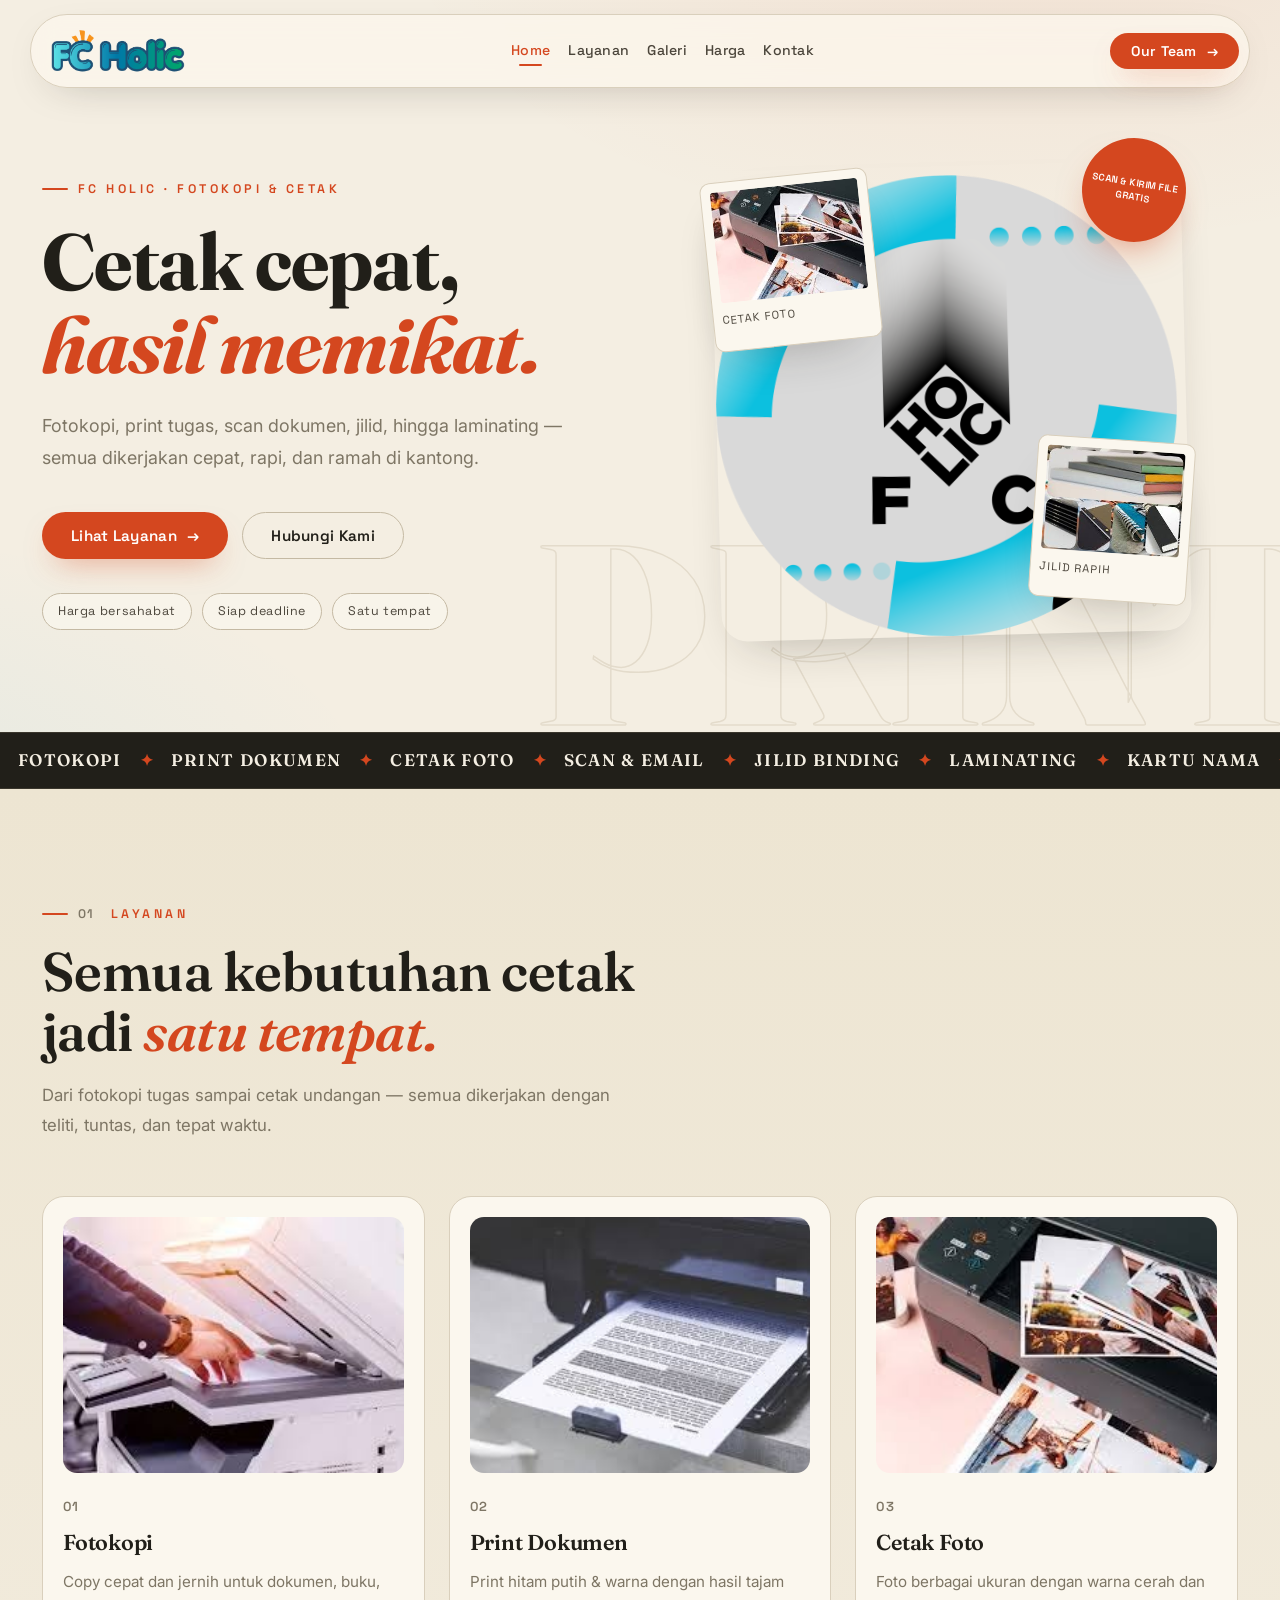
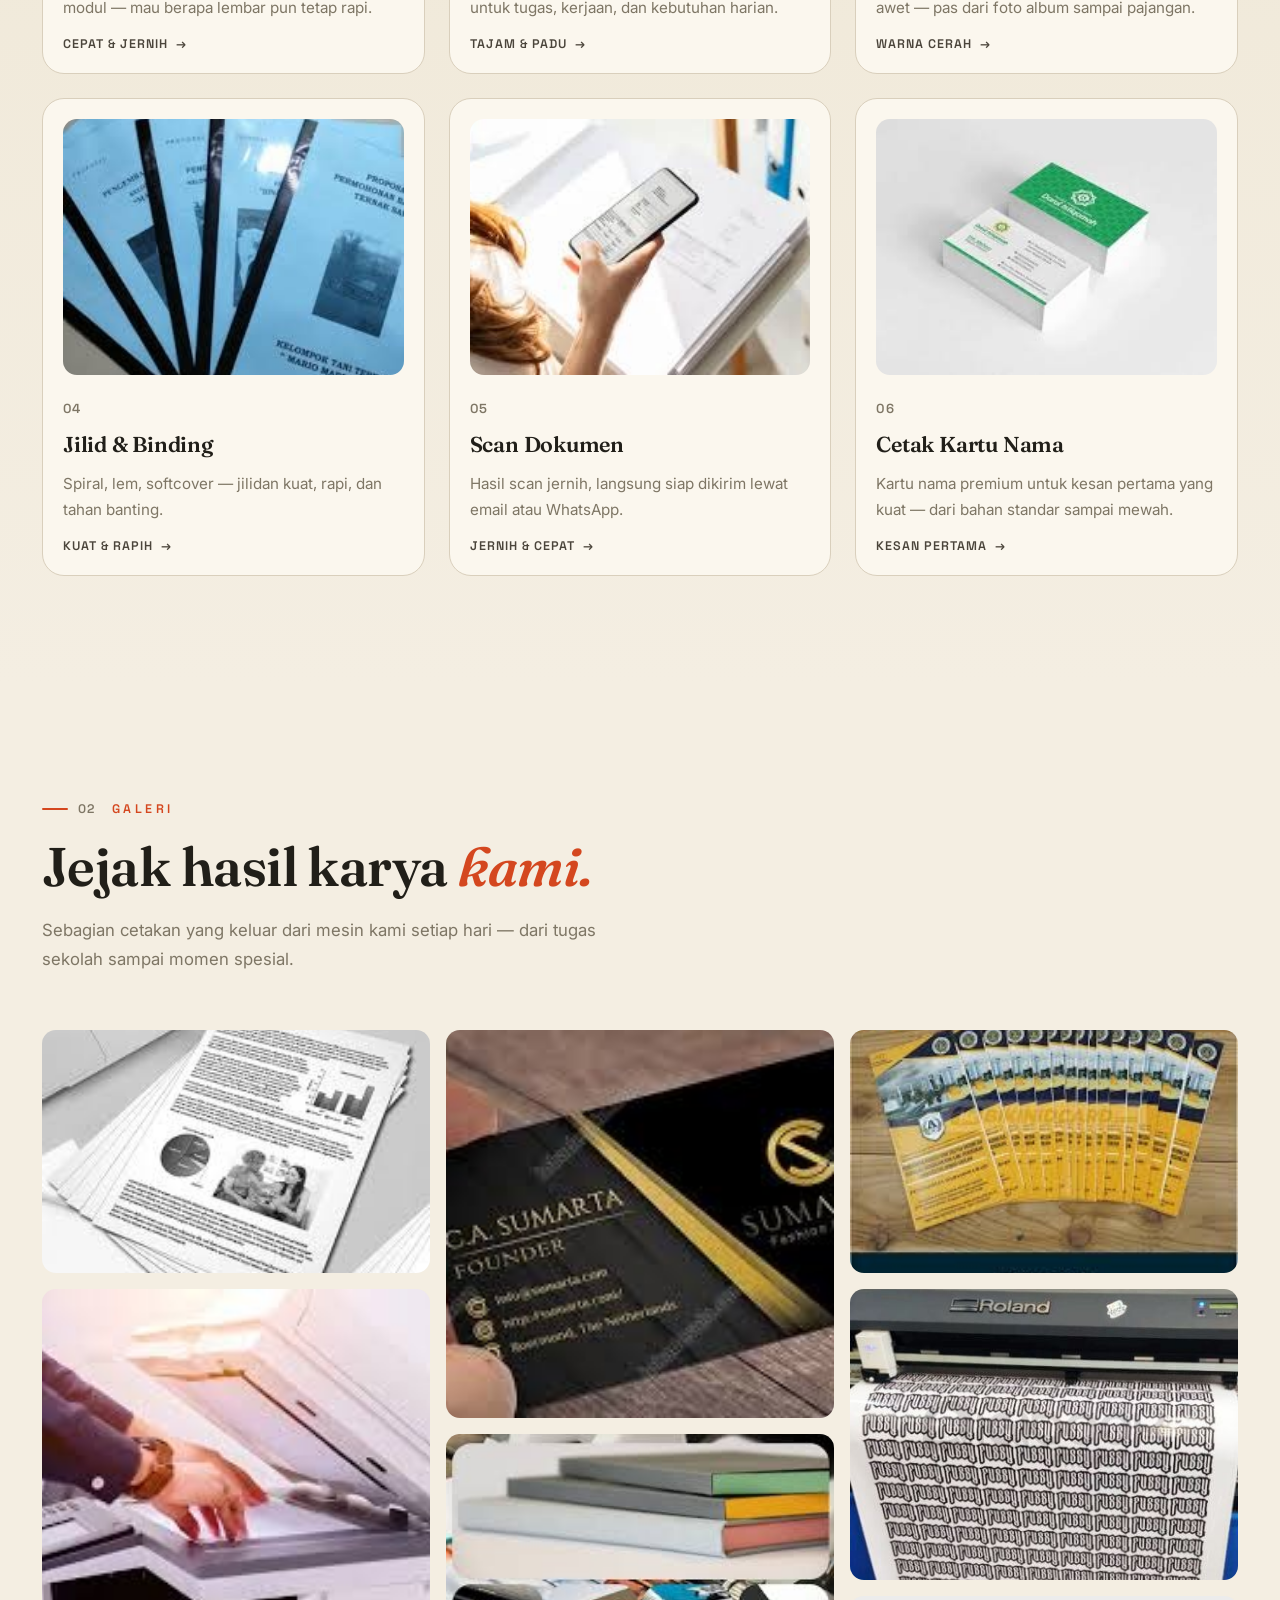
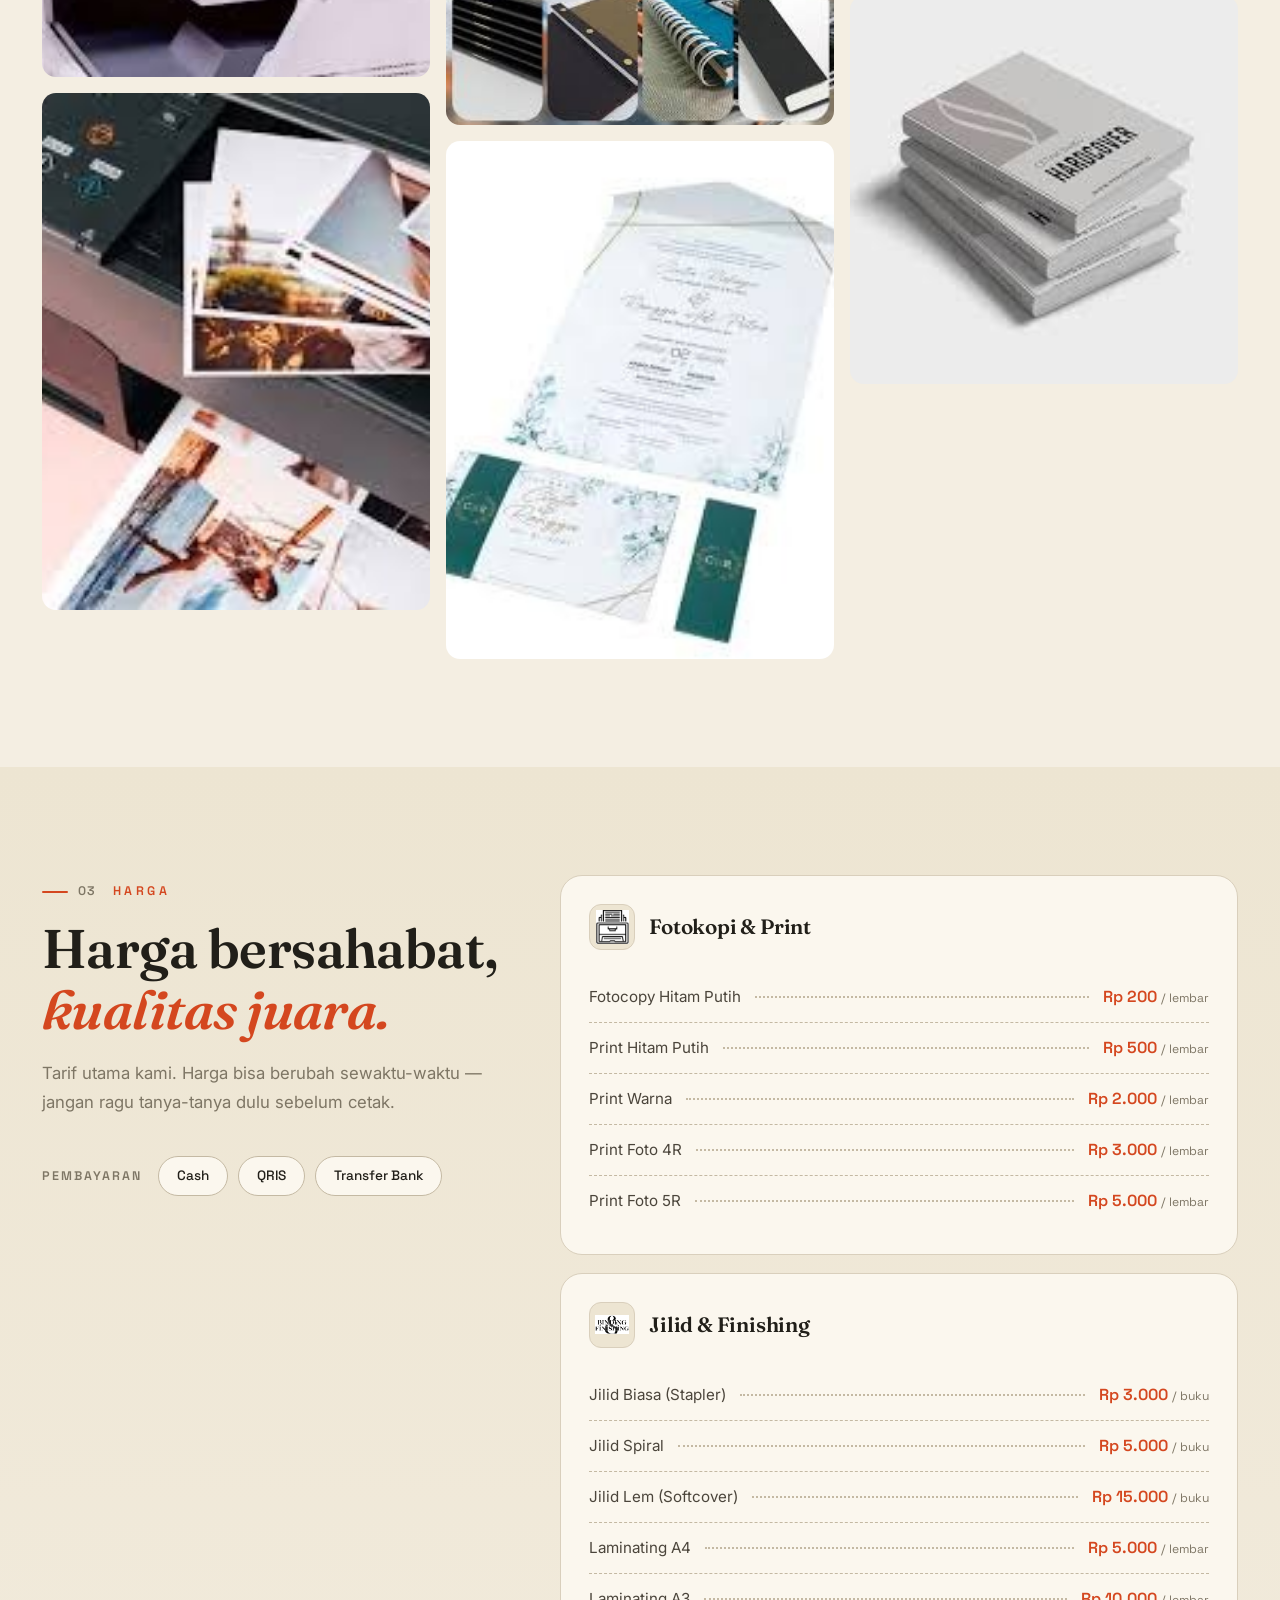
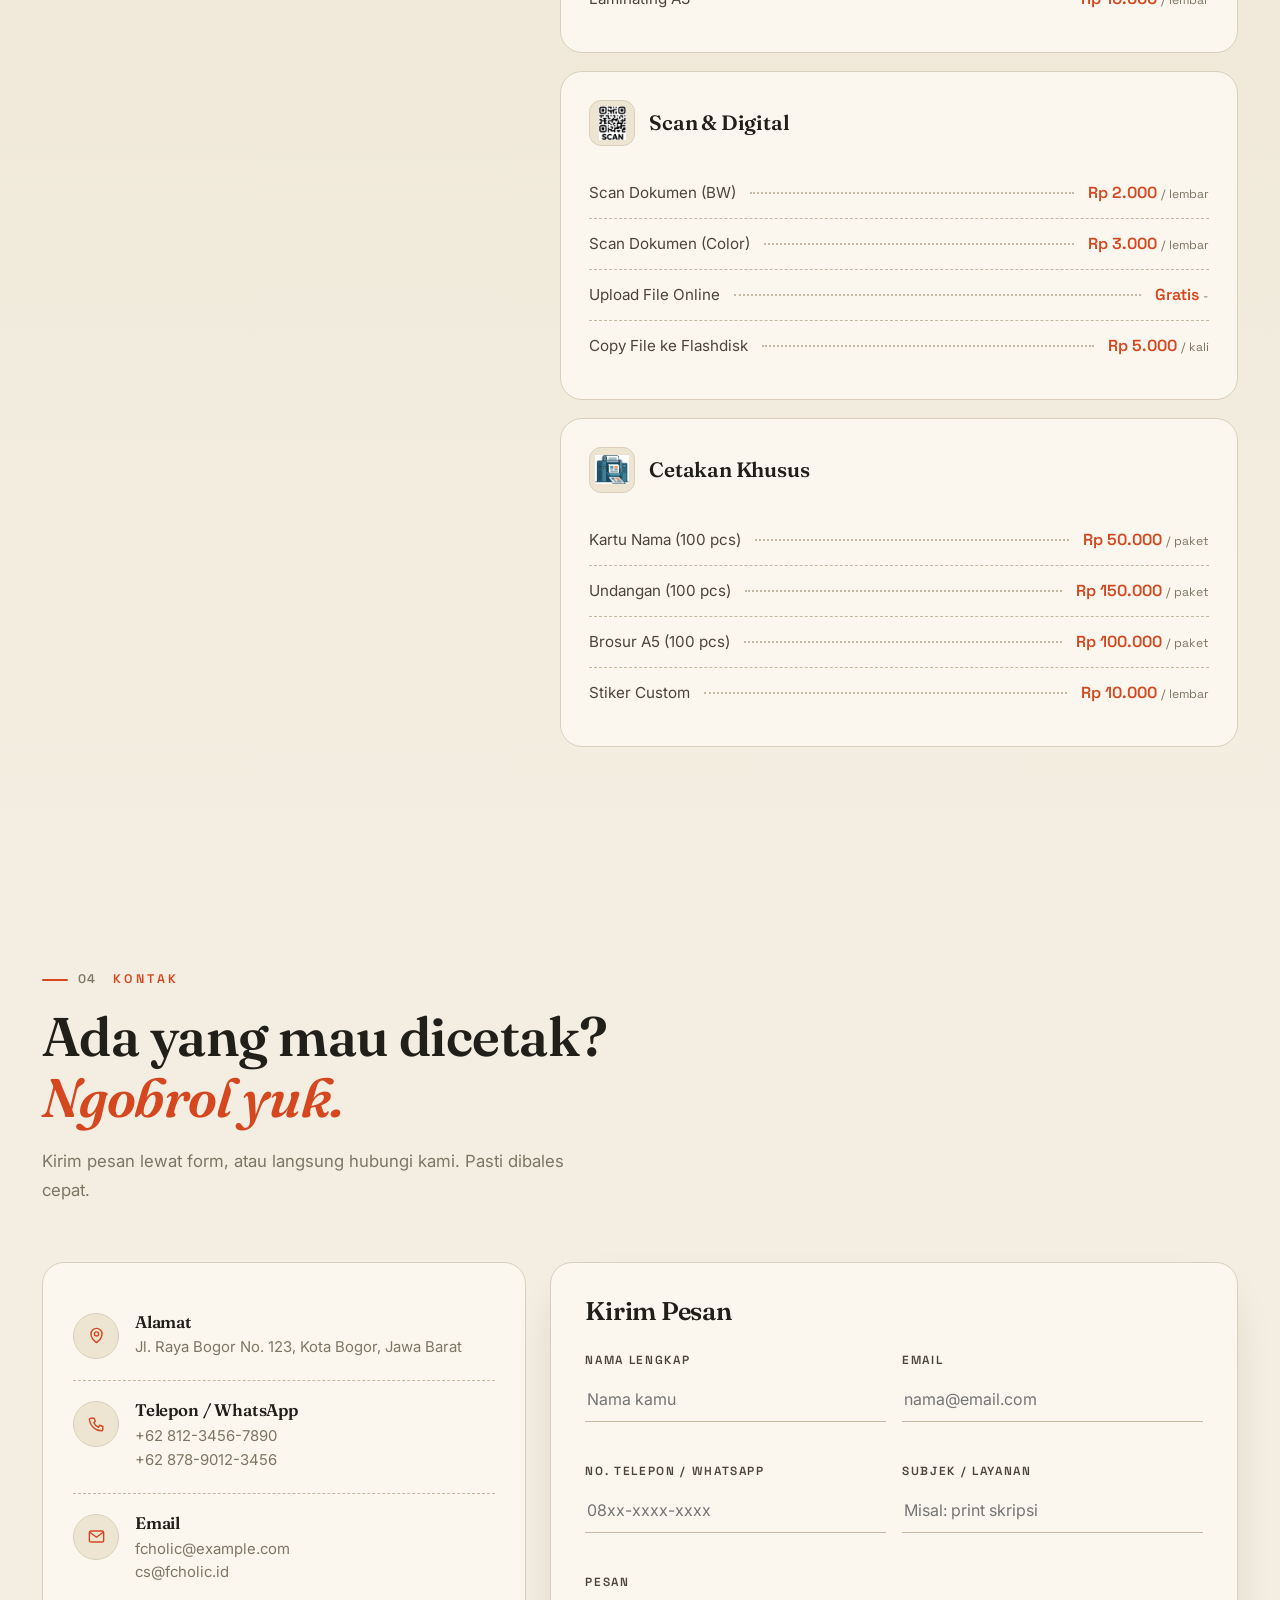
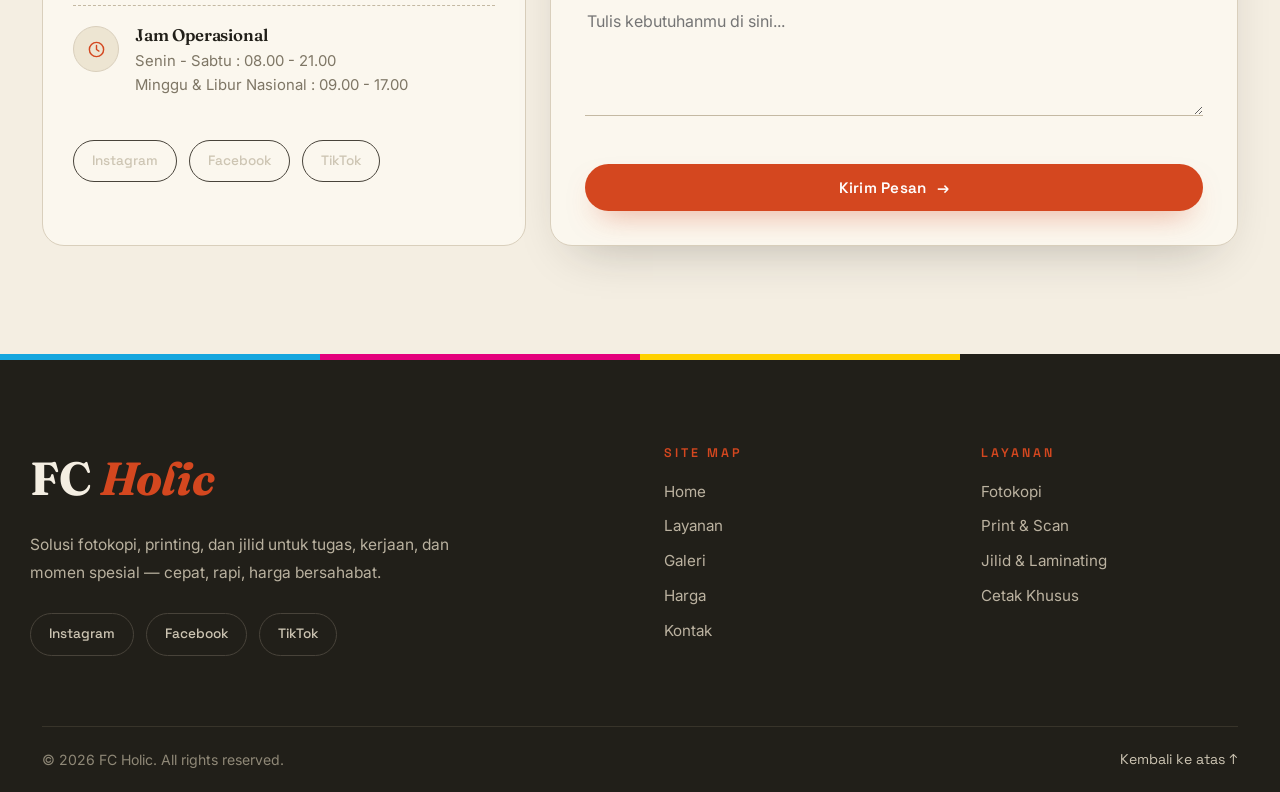
<file: index.html>
<!DOCTYPE html>
<html lang="id">

<head>
    <meta charset="UTF-8">
    <meta name="viewport" content="width=device-width, initial-scale=1.0">
    <title>FC Holic — Solusi Fotokopi &amp; Printing</title>
    <link rel="preconnect" href="https://fonts.googleapis.com">
    <link rel="preconnect" href="https://fonts.gstatic.com" crossorigin>
    <link href="https://fonts.googleapis.com/css2?family=Fraunces:ital,opsz,wght@0,9..144,300..900;1,9..144,300..900&family=Inter:wght@400;500;600;700&family=Space+Grotesk:wght@400;500;600;700&display=swap"
        rel="stylesheet">
    <link href="https://cdn.jsdelivr.net/npm/bootstrap@5.3.8/dist/css/bootstrap.min.css" rel="stylesheet"
        integrity="sha384-sRIl4kxILFvY47J16cr9ZwB07vP4J8+LH7qKQnuqkuIAvNWLzeN8tE5YBujZqJLB" crossorigin="anonymous">
    <link rel="stylesheet" href="src/style/base.css">
    <link rel="stylesheet" href="src/style/style.css">
</head>

<body>

    <nav class="navbar navbar-expand-lg site-nav fixed-top">
        <div class="container">
            <a class="navbar-brand brand" href="#home" aria-label="FC Holic">
                <img src="src/assets/logoHolic.png" alt="Logo FC Holic">
            </a>
            <button class="navbar-toggler" type="button" data-bs-toggle="collapse" data-bs-target="#navMenu"
                aria-controls="navMenu" aria-expanded="false" aria-label="Buka menu">
                <span class="navbar-toggler-icon"></span>
            </button>
            <div class="collapse navbar-collapse" id="navMenu">
                <ul class="navbar-nav nav-center mx-auto">
                    <li class="nav-item"><a class="nav-link navlink active" href="#home">Home</a></li>
                    <li class="nav-item"><a class="nav-link navlink" href="#layanan">Layanan</a></li>
                    <li class="nav-item"><a class="nav-link navlink" href="#galeri">Galeri</a></li>
                    <li class="nav-item"><a class="nav-link navlink" href="#harga">Harga</a></li>
                    <li class="nav-item"><a class="nav-link navlink" href="#kontak">Kontak</a></li>
                </ul>
                <a class="btn-terra" href="src/page/team.html">Our Team <span class="arrow">→</span></a>
            </div>
        </div>
    </nav>

    <!-- ========== HERO ========== -->
    <header id="home" class="hero">
        <span class="hero-ghost" aria-hidden="true">PRINT</span>
        <div class="container">
            <div class="row align-items-center g-5">
                <div class="col-lg-6">
                    <p class="overline reveal">FC Holic · Fotokopi &amp; Cetak</p>
                    <h1 class="hero-title reveal" style="--d:.05s">Cetak cepat, <em>hasil memikat.</em></h1>
                    <p class="hero-desc reveal" style="--d:.1s">Fotokopi, print tugas, scan dokumen, jilid, hingga
                        laminating — semua dikerjakan cepat, rapi, dan ramah di kantong.</p>
                    <div class="hero-cta reveal" style="--d:.15s">
                        <a class="btn-terra" href="#layanan">Lihat Layanan <span class="arrow">→</span></a>
                        <a class="btn-line" href="#kontak">Hubungi Kami</a>
                    </div>
                    <div class="hero-tags reveal" style="--d:.2s">
                        <span class="tag">Harga bersahabat</span>
                        <span class="tag">Siap deadline</span>
                        <span class="tag">Satu tempat</span>
                    </div>
                </div>
                <div class="col-lg-6">
                    <div class="hero-visual reveal" style="--d:.15s">
                        <img class="hero-main-img" src="src/assets/logoNew.png" alt="Ilustrasi printer FC Holic">
                        <figure class="hero-photo a">
                            <img src="src/assets/cetak-foto.jpeg" alt="Hasil cetak foto">
                            <figcaption>Cetak Foto</figcaption>
                        </figure>
                        <figure class="hero-photo b">
                            <img src="src/assets/jilid.jpeg" alt="Hasil jilid rapi">
                            <figcaption>Jilid Rapih</figcaption>
                        </figure>
                        <span class="hero-stamp">Scan &amp; Kirim File<br>Gratis</span>
                    </div>
                </div>
            </div>
        </div>
    </header>

    <!-- ========== MARQUEE ========== -->
    <div class="marquee" aria-hidden="true">
        <div class="marquee-track">
            <div class="marquee-group">
                <span>Fotokopi</span><b>✦</b>
                <span>Print Dokumen</span><b>✦</b>
                <span>Cetak Foto</span><b>✦</b>
                <span>Scan &amp; Email</span><b>✦</b>
                <span>Jilid Binding</span><b>✦</b>
                <span>Laminating</span><b>✦</b>
                <span>Kartu Nama</span><b>✦</b>
                <span>Undangan</span><b>✦</b>
                <span>Brosur</span><b>✦</b>
                <span>Stiker</span><b>✦</b>
            </div>
            <div class="marquee-group">
                <span>Fotokopi</span><b>✦</b>
                <span>Print Dokumen</span><b>✦</b>
                <span>Cetak Foto</span><b>✦</b>
                <span>Scan &amp; Email</span><b>✦</b>
                <span>Jilid Binding</span><b>✦</b>
                <span>Laminating</span><b>✦</b>
                <span>Kartu Nama</span><b>✦</b>
                <span>Undangan</span><b>✦</b>
                <span>Brosur</span><b>✦</b>
                <span>Stiker</span><b>✦</b>
            </div>
        </div>
    </div>

    <!-- ========== LAYANAN ========== -->
    <section id="layanan" class="section section-alt">
        <div class="container">
            <div class="sec-head reveal">
                <p class="overline"><span class="sec-no">01</span> &nbsp;Layanan</p>
                <h2 class="sec-title">Semua kebutuhan cetak jadi <em>satu tempat.</em></h2>
                <p class="sec-desc">Dari fotokopi tugas sampai cetak undangan — semua dikerjakan dengan teliti, tuntas,
                    dan tepat waktu.</p>
            </div>

            <div class="row g-4">
                <div class="col-md-6 col-lg-4">
                    <article class="service-card reveal">
                        <div class="service-thumb">
                            <img src="src/assets/foto-kpi.jpeg" alt="Fotokopi dokumen">
                        </div>
                        <div class="service-meta"><span class="service-num">01</span></div>
                        <h3>Fotokopi</h3>
                        <p>Copy cepat dan jernih untuk dokumen, buku, modul — mau berapa lembar pun tetap rapi.</p>
                        <div class="service-foot">Cepat &amp; Jernih <span class="arrow">→</span></div>
                    </article>
                </div>

                <div class="col-md-6 col-lg-4">
                    <article class="service-card reveal" style="--d:.08s">
                        <div class="service-thumb">
                            <img src="src/assets/fotoKopi.jpeg" alt="Print dokumen">
                        </div>
                        <div class="service-meta"><span class="service-num">02</span></div>
                        <h3>Print Dokumen</h3>
                        <p>Print hitam putih &amp; warna dengan hasil tajam untuk tugas, kerjaan, dan kebutuhan harian.</p>
                        <div class="service-foot">Tajam &amp; Padu <span class="arrow">→</span></div>
                    </article>
                </div>

                <div class="col-md-6 col-lg-4">
                    <article class="service-card reveal" style="--d:.16s">
                        <div class="service-thumb">
                            <img src="src/assets/cetak-foto.jpeg" alt="Cetak foto">
                        </div>
                        <div class="service-meta"><span class="service-num">03</span></div>
                        <h3>Cetak Foto</h3>
                        <p>Foto berbagai ukuran dengan warna cerah dan awet — pas dari foto album sampai pajangan.</p>
                        <div class="service-foot">Warna Cerah <span class="arrow">→</span></div>
                    </article>
                </div>

                <div class="col-md-6 col-lg-4">
                    <article class="service-card reveal">
                        <div class="service-thumb">
                            <img src="src/assets/jilid-binding.jpeg" alt="Jilid dan binding">
                        </div>
                        <div class="service-meta"><span class="service-num">04</span></div>
                        <h3>Jilid &amp; Binding</h3>
                        <p>Spiral, lem, softcover — jilidan kuat, rapi, dan tahan banting.</p>
                        <div class="service-foot">Kuat &amp; Rapih <span class="arrow">→</span></div>
                    </article>
                </div>

                <div class="col-md-6 col-lg-4">
                    <article class="service-card reveal" style="--d:.08s">
                        <div class="service-thumb">
                            <img src="src/assets/scanDokumen.jpeg" alt="Scan dokumen">
                        </div>
                        <div class="service-meta"><span class="service-num">05</span></div>
                        <h3>Scan Dokumen</h3>
                        <p>Hasil scan jernih, langsung siap dikirim lewat email atau WhatsApp.</p>
                        <div class="service-foot">Jernih &amp; Cepat <span class="arrow">→</span></div>
                    </article>
                </div>

                <div class="col-md-6 col-lg-4">
                    <article class="service-card reveal" style="--d:.16s">
                        <div class="service-thumb">
                            <img src="src/assets/icon-kartunama.jpeg" alt="Cetak kartu nama">
                        </div>
                        <div class="service-meta"><span class="service-num">06</span></div>
                        <h3>Cetak Kartu Nama</h3>
                        <p>Kartu nama premium untuk kesan pertama yang kuat — dari bahan standar sampai mewah.</p>
                        <div class="service-foot">Kesan Pertama <span class="arrow">→</span></div>
                    </article>
                </div>
            </div>
        </div>
    </section>

    <!-- ========== GALERI ========== -->
    <section id="galeri" class="section">
        <div class="container">
            <div class="sec-head reveal">
                <p class="overline"><span class="sec-no">02</span> &nbsp;Galeri</p>
                <h2 class="sec-title">Jejak hasil karya <em>kami.</em></h2>
                <p class="sec-desc">Sebagian cetakan yang keluar dari mesin kami setiap hari — dari tugas sekolah sampai
                    momen spesial.</p>
            </div>

            <div class="collage">
                <figure class="collage-item ar-16-10 reveal">
                    <img src="src/assets/dokumen.jpeg" alt="Cetak dokumen">
                    <figcaption class="collage-cap">Cetak Dokumen →</figcaption>
                </figure>
                <figure class="collage-item ar-1-1 reveal" style="--d:.05s">
                    <img src="src/assets/foto-kpi.jpeg" alt="Fotokopi">
                    <figcaption class="collage-cap">Fotokopi →</figcaption>
                </figure>
                <figure class="collage-item ar-3-4 reveal" style="--d:.1s">
                    <img src="src/assets/cetak-foto.jpeg" alt="Cetak foto">
                    <figcaption class="collage-cap">Cetak Foto →</figcaption>
                </figure>
                <figure class="collage-item ar-1-1 reveal">
                    <img src="src/assets/kartuNama.jpeg" alt="Kartu nama">
                    <figcaption class="collage-cap">Kartu Nama →</figcaption>
                </figure>
                <figure class="collage-item ar-4-3 reveal" style="--d:.05s">
                    <img src="src/assets/jilid.jpeg" alt="Jilid binding">
                    <figcaption class="collage-cap">Jilid / Binding →</figcaption>
                </figure>
                <figure class="collage-item ar-3-4 reveal" style="--d:.1s">
                    <img src="src/assets/undangan.jpeg" alt="Undangan">
                    <figcaption class="collage-cap">Undangan →</figcaption>
                </figure>
                <figure class="collage-item ar-16-10 reveal">
                    <img src="src/assets/brosur.jpeg" alt="Brosur">
                    <figcaption class="collage-cap">Brosur →</figcaption>
                </figure>
                <figure class="collage-item ar-4-3 reveal" style="--d:.05s">
                    <img src="src/assets/stiker.jpeg" alt="Stiker dan label">
                    <figcaption class="collage-cap">Stiker &amp; Label →</figcaption>
                </figure>
                <figure class="collage-item ar-1-1 reveal" style="--d:.1s">
                    <img src="src/assets/cetak-buku.jpeg" alt="Cetak buku">
                    <figcaption class="collage-cap">Cetak Buku →</figcaption>
                </figure>
            </div>
        </div>
    </section>

    <!-- ========== HARGA ========== -->
    <section id="harga" class="section section-alt">
        <div class="container">
            <div class="row g-5">
                <div class="col-lg-5">
                    <div class="sec-head price-intro reveal">
                        <p class="overline"><span class="sec-no">03</span> &nbsp;Harga</p>
                        <h2 class="sec-title">Harga bersahabat, <em>kualitas juara.</em></h2>
                        <p class="sec-desc">Tarif utama kami. Harga bisa berubah sewaktu-waktu — jangan ragu
                            tanya-tanya dulu sebelum cetak.</p>
                        <div class="pay-strip">
                            <span class="label">Pembayaran</span>
                            <span class="pay-chip">Cash</span>
                            <span class="pay-chip">QRIS</span>
                            <span class="pay-chip">Transfer Bank</span>
                        </div>
                    </div>
                </div>

                <div class="col-lg-7">
                    <div class="price-grid">
                        <div class="price-card reveal">
                            <div class="price-head">
                                <span class="price-ico"><img src="src/assets/logoFotoCopy.png" alt=""></span>
                                <h3>Fotokopi &amp; Print</h3>
                            </div>
                            <div class="price-row">
                                <span class="price-name">Fotocopy Hitam Putih</span>
                                <span class="price-dots"></span>
                                <span class="price-val">Rp 200<span>/ lembar</span></span>
                            </div>
                            <div class="price-row">
                                <span class="price-name">Print Hitam Putih</span>
                                <span class="price-dots"></span>
                                <span class="price-val">Rp 500<span>/ lembar</span></span>
                            </div>
                            <div class="price-row">
                                <span class="price-name">Print Warna</span>
                                <span class="price-dots"></span>
                                <span class="price-val">Rp 2.000<span>/ lembar</span></span>
                            </div>
                            <div class="price-row">
                                <span class="price-name">Print Foto 4R</span>
                                <span class="price-dots"></span>
                                <span class="price-val">Rp 3.000<span>/ lembar</span></span>
                            </div>
                            <div class="price-row">
                                <span class="price-name">Print Foto 5R</span>
                                <span class="price-dots"></span>
                                <span class="price-val">Rp 5.000<span>/ lembar</span></span>
                            </div>
                        </div>

                        <div class="price-card reveal" style="--d:.08s">
                            <div class="price-head">
                                <span class="price-ico"><img src="src/assets/logoJilid.png" alt=""></span>
                                <h3>Jilid &amp; Finishing</h3>
                            </div>
                            <div class="price-row">
                                <span class="price-name">Jilid Biasa (Stapler)</span>
                                <span class="price-dots"></span>
                                <span class="price-val">Rp 3.000<span>/ buku</span></span>
                            </div>
                            <div class="price-row">
                                <span class="price-name">Jilid Spiral</span>
                                <span class="price-dots"></span>
                                <span class="price-val">Rp 5.000<span>/ buku</span></span>
                            </div>
                            <div class="price-row">
                                <span class="price-name">Jilid Lem (Softcover)</span>
                                <span class="price-dots"></span>
                                <span class="price-val">Rp 15.000<span>/ buku</span></span>
                            </div>
                            <div class="price-row">
                                <span class="price-name">Laminating A4</span>
                                <span class="price-dots"></span>
                                <span class="price-val">Rp 5.000<span>/ lembar</span></span>
                            </div>
                            <div class="price-row">
                                <span class="price-name">Laminating A3</span>
                                <span class="price-dots"></span>
                                <span class="price-val">Rp 10.000<span>/ lembar</span></span>
                            </div>
                        </div>

                        <div class="price-card reveal">
                            <div class="price-head">
                                <span class="price-ico"><img src="src/assets/logoScan.png" alt=""></span>
                                <h3>Scan &amp; Digital</h3>
                            </div>
                            <div class="price-row">
                                <span class="price-name">Scan Dokumen (BW)</span>
                                <span class="price-dots"></span>
                                <span class="price-val">Rp 2.000<span>/ lembar</span></span>
                            </div>
                            <div class="price-row">
                                <span class="price-name">Scan Dokumen (Color)</span>
                                <span class="price-dots"></span>
                                <span class="price-val">Rp 3.000<span>/ lembar</span></span>
                            </div>
                            <div class="price-row">
                                <span class="price-name">Upload File Online</span>
                                <span class="price-dots"></span>
                                <span class="price-val">Gratis<span>-</span></span>
                            </div>
                            <div class="price-row">
                                <span class="price-name">Copy File ke Flashdisk</span>
                                <span class="price-dots"></span>
                                <span class="price-val">Rp 5.000<span>/ kali</span></span>
                            </div>
                        </div>

                        <div class="price-card reveal" style="--d:.08s">
                            <div class="price-head">
                                <span class="price-ico"><img src="src/assets/logoKhusus.png" alt=""></span>
                                <h3>Cetakan Khusus</h3>
                            </div>
                            <div class="price-row">
                                <span class="price-name">Kartu Nama (100 pcs)</span>
                                <span class="price-dots"></span>
                                <span class="price-val">Rp 50.000<span>/ paket</span></span>
                            </div>
                            <div class="price-row">
                                <span class="price-name">Undangan (100 pcs)</span>
                                <span class="price-dots"></span>
                                <span class="price-val">Rp 150.000<span>/ paket</span></span>
                            </div>
                            <div class="price-row">
                                <span class="price-name">Brosur A5 (100 pcs)</span>
                                <span class="price-dots"></span>
                                <span class="price-val">Rp 100.000<span>/ paket</span></span>
                            </div>
                            <div class="price-row">
                                <span class="price-name">Stiker Custom</span>
                                <span class="price-dots"></span>
                                <span class="price-val">Rp 10.000<span>/ lembar</span></span>
                            </div>
                        </div>
                    </div>
                </div>
            </div>
        </div>
    </section>

    <!-- ========== KONTAK ========== -->
    <section id="kontak" class="section">
        <div class="container">
            <div class="sec-head reveal">
                <p class="overline"><span class="sec-no">04</span> &nbsp;Kontak</p>
                <h2 class="sec-title">Ada yang mau dicetak? <em>Ngobrol yuk.</em></h2>
                <p class="sec-desc">Kirim pesan lewat form, atau langsung hubungi kami. Pasti dibales cepat.</p>
            </div>

            <div class="row g-4">
                <div class="col-lg-5">
                    <div class="info-card reveal">
                        <div class="info-item">
                            <span class="info-ico">
                                <svg viewBox="0 0 24 24" fill="none" stroke="currentColor" stroke-width="1.8" stroke-linecap="round" stroke-linejoin="round">
                                    <path d="M12 21s7-5.5 7-11a7 7 0 1 0-14 0c0 5.5 7 11 7 11Z"></path>
                                    <circle cx="12" cy="10" r="2.6"></circle>
                                </svg>
                            </span>
                            <div class="info-text">
                                <h4>Alamat</h4>
                                <p>Jl. Raya Bogor No. 123, Kota Bogor, Jawa Barat</p>
                            </div>
                        </div>
                        <div class="info-item">
                            <span class="info-ico">
                                <svg viewBox="0 0 24 24" fill="none" stroke="currentColor" stroke-width="1.8" stroke-linecap="round" stroke-linejoin="round">
                                    <path d="M5 4h4l1.5 4-2 1.5a12 12 0 0 0 6 6L16 13l4 1.5V18a2 2 0 0 1-2.2 2A16 16 0 0 1 3 6.2 2 2 0 0 1 5 4Z"></path>
                                </svg>
                            </span>
                            <div class="info-text">
                                <h4>Telepon / WhatsApp</h4>
                                <p>+62 812-3456-7890</p>
                                <p>+62 878-9012-3456</p>
                            </div>
                        </div>
                        <div class="info-item">
                            <span class="info-ico">
                                <svg viewBox="0 0 24 24" fill="none" stroke="currentColor" stroke-width="1.8" stroke-linecap="round" stroke-linejoin="round">
                                    <rect x="3" y="5" width="18" height="14" rx="2"></rect>
                                    <path d="m4 7 8 6 8-6"></path>
                                </svg>
                            </span>
                            <div class="info-text">
                                <h4>Email</h4>
                                <p>fcholic@example.com</p>
                                <p>cs@fcholic.id</p>
                            </div>
                        </div>
                        <div class="info-item">
                            <span class="info-ico">
                                <svg viewBox="0 0 24 24" fill="none" stroke="currentColor" stroke-width="1.8" stroke-linecap="round" stroke-linejoin="round">
                                    <circle cx="12" cy="12" r="9"></circle>
                                    <path d="M12 7v5l3 2"></path>
                                </svg>
                            </span>
                            <div class="info-text">
                                <h4>Jam Operasional</h4>
                                <p>Senin - Sabtu : 08.00 - 21.00</p>
                                <p>Minggu &amp; Libur Nasional : 09.00 - 17.00</p>
                            </div>
                        </div>
                        <div class="socials info-socials">
                            <a class="social-pill" href="#">Instagram</a>
                            <a class="social-pill" href="#">Facebook</a>
                            <a class="social-pill" href="#">TikTok</a>
                        </div>
                    </div>
                </div>

                <div class="col-lg-7">
                    <div class="form-card reveal" style="--d:.1s">
                        <h3>Kirim Pesan</h3>
                        <form id="form-kontak">
                            <div class="row g-3">
                                <div class="col-md-6">
                                    <div class="field">
                                        <label for="nama">Nama Lengkap</label>
                                        <input type="text" id="nama" placeholder="Nama kamu" required>
                                    </div>
                                </div>
                                <div class="col-md-6">
                                    <div class="field">
                                        <label for="email">Email</label>
                                        <input type="email" id="email" placeholder="nama@email.com">
                                    </div>
                                </div>
                                <div class="col-md-6">
                                    <div class="field">
                                        <label for="telepon">No. Telepon / WhatsApp</label>
                                        <input type="text" id="telepon" placeholder="08xx-xxxx-xxxx">
                                    </div>
                                </div>
                                <div class="col-md-6">
                                    <div class="field">
                                        <label for="subjek">Subjek / Layanan</label>
                                        <input type="text" id="subjek" placeholder="Misal: print skripsi">
                                    </div>
                                </div>
                                <div class="col-12">
                                    <div class="field">
                                        <label for="pesan">Pesan</label>
                                        <textarea id="pesan" rows="4" placeholder="Tulis kebutuhanmu di sini..." required></textarea>
                                    </div>
                                </div>
                                <div class="col-12">
                                    <button type="submit" class="btn-terra form-btn">Kirim Pesan <span class="arrow">→</span></button>
                                </div>
                            </div>
                        </form>
                    </div>
                </div>
            </div>
        </div>
    </section>

    <!-- ========== FOOTER ========== -->
    <footer class="site-footer">
        <div class="cmyk" aria-hidden="true"><i></i><i></i><i></i><i></i></div>
        <div class="container footer-main">
            <div class="row g-5">
                <div class="col-lg-5">
                    <div class="footer-brand">FC <em>Holic</em></div>
                    <p class="footer-desc">Solusi fotokopi, printing, dan jilid untuk tugas, kerjaan, dan momen spesial —
                        cepat, rapi, harga bersahabat.</p>
                    <div class="socials">
                        <a class="social-pill" href="#">Instagram</a>
                        <a class="social-pill" href="#">Facebook</a>
                        <a class="social-pill" href="#">TikTok</a>
                    </div>
                </div>
                <div class="col-6 col-lg-3 offset-lg-1">
                    <p class="footer-title">Site Map</p>
                    <ul class="footer-links">
                        <li><a href="#home">Home</a></li>
                        <li><a href="#layanan">Layanan</a></li>
                        <li><a href="#galeri">Galeri</a></li>
                        <li><a href="#harga">Harga</a></li>
                        <li><a href="#kontak">Kontak</a></li>
                    </ul>
                </div>
                <div class="col-6 col-lg-3">
                    <p class="footer-title">Layanan</p>
                    <ul class="footer-links">
                        <li><a href="#layanan">Fotokopi</a></li>
                        <li><a href="#layanan">Print &amp; Scan</a></li>
                        <li><a href="#layanan">Jilid &amp; Laminating</a></li>
                        <li><a href="#layanan">Cetak Khusus</a></li>
                    </ul>
                </div>
            </div>
        </div>
        <div class="container">
            <div class="footer-bottom">
                <p>© 2026 FC Holic. All rights reserved.</p>
                <a class="backtop" href="#home">Kembali ke atas ↑</a>
            </div>
        </div>
    </footer>

    <script src="https://cdn.jsdelivr.net/npm/bootstrap@5.3.8/dist/js/bootstrap.bundle.min.js"
        integrity="sha384-FKyoEForCGlyvwx9Hj09JcYn3nv7wiPVlz7YYwJrWVcXK/BmnVDxM+D2scQbITxI"
        crossorigin="anonymous"></script>
    <script src="src/js/script.js"></script>
</body>

</html>
</file>
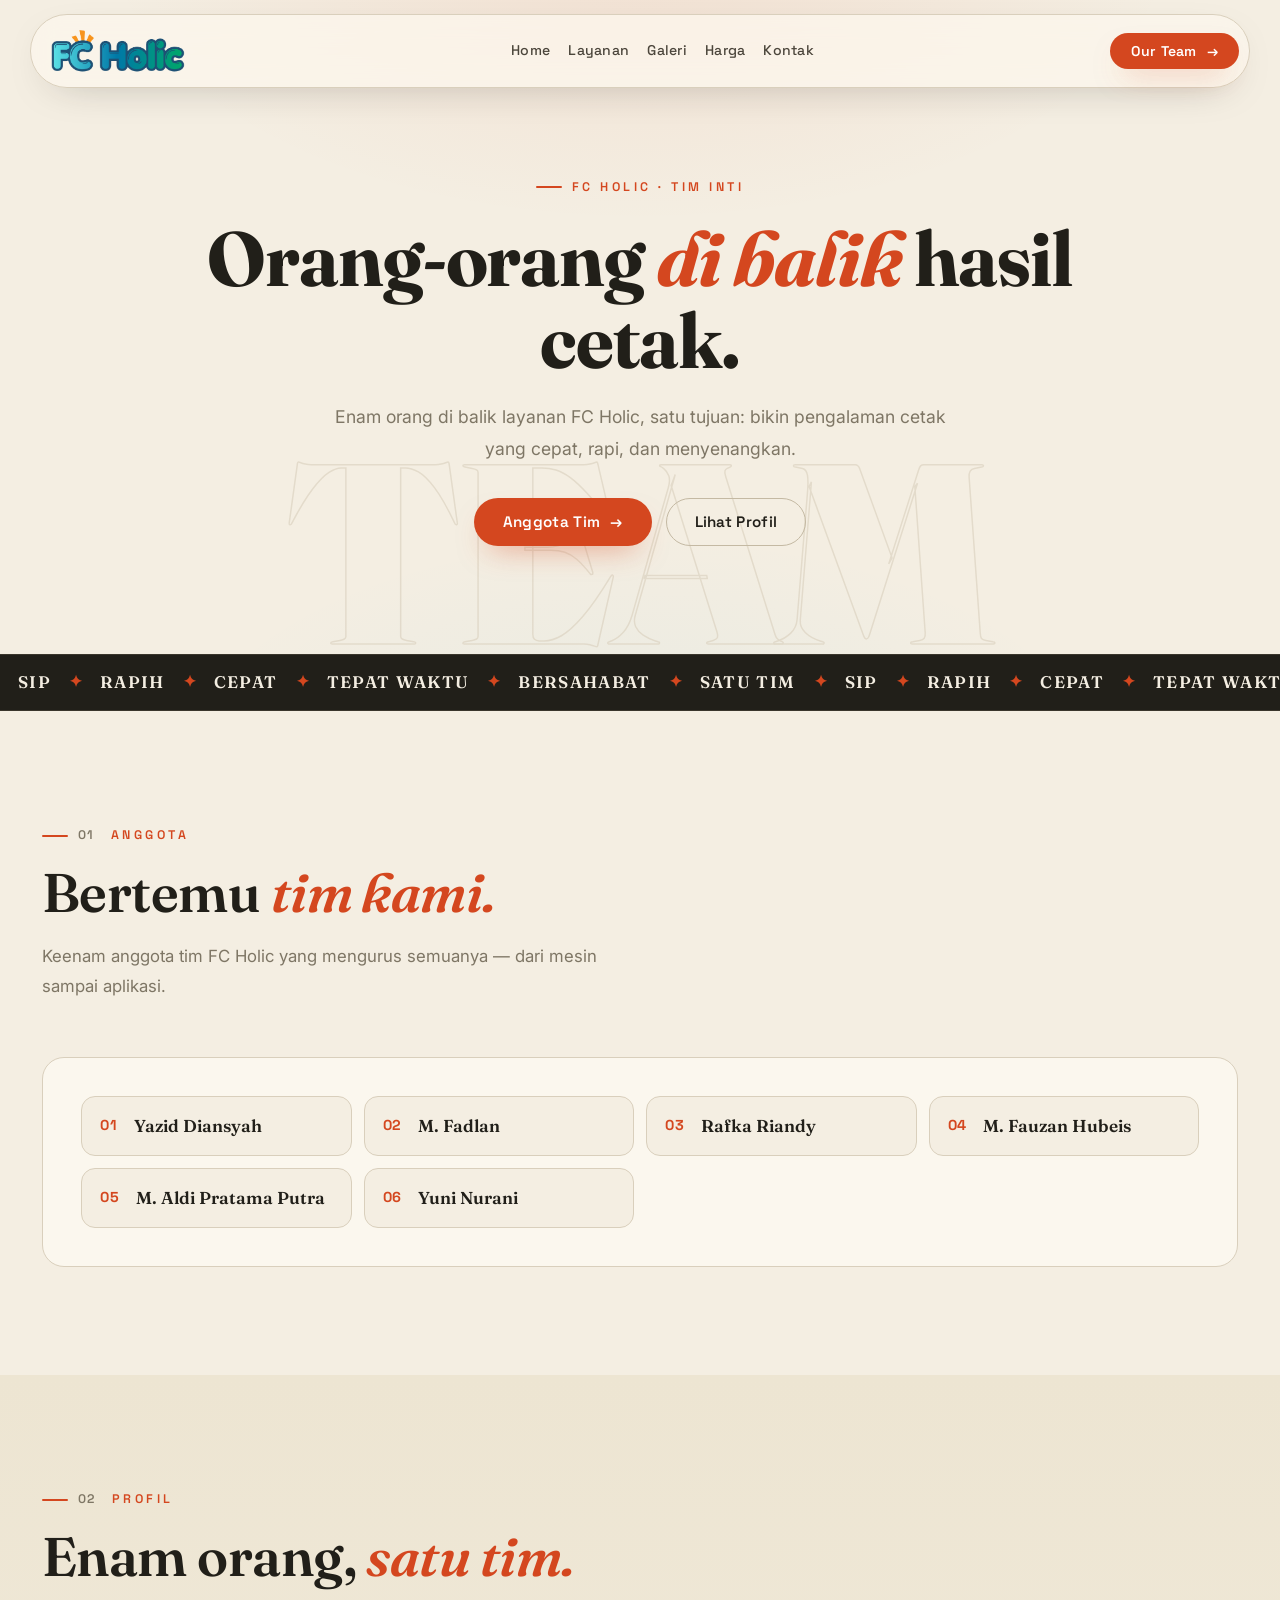
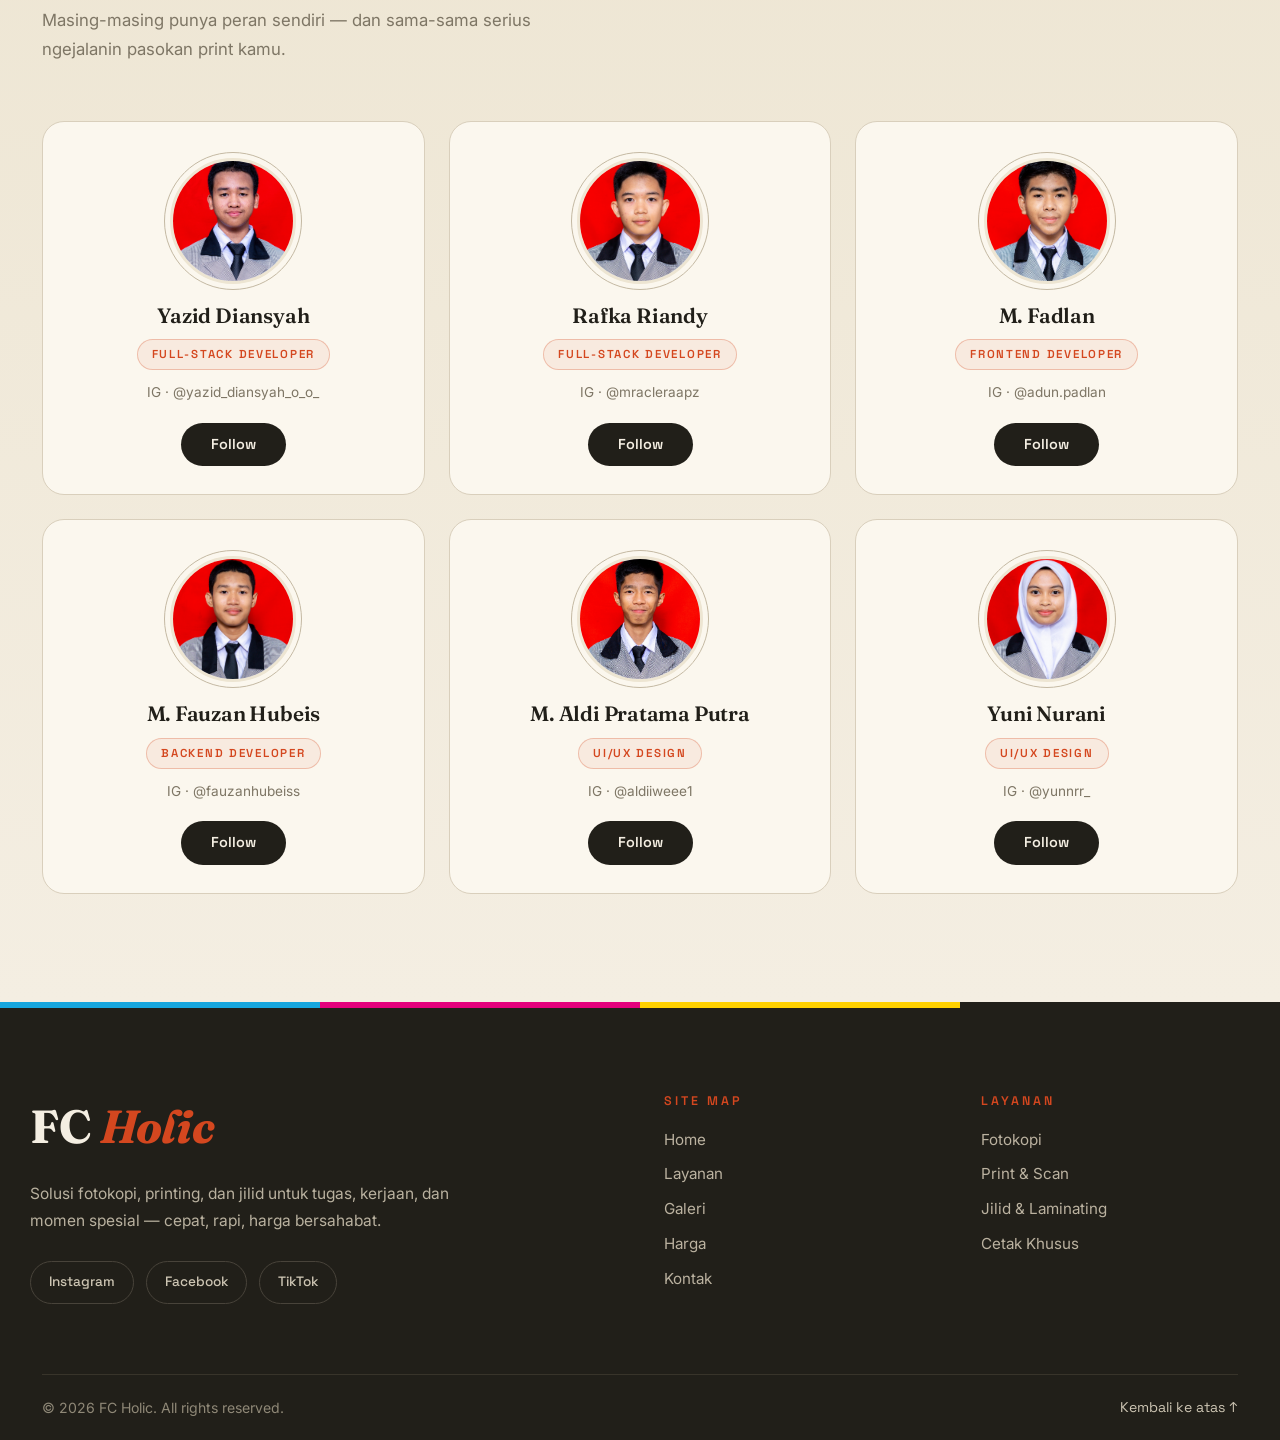
<file: src/page/team.html>
<!DOCTYPE html>
<html lang="id">

<head>
    <meta charset="UTF-8">
    <meta name="viewport" content="width=device-width, initial-scale=1.0">
    <title>FC Holic — Our Team</title>
    <link rel="preconnect" href="https://fonts.googleapis.com">
    <link rel="preconnect" href="https://fonts.gstatic.com" crossorigin>
    <link href="https://fonts.googleapis.com/css2?family=Fraunces:ital,opsz,wght@0,9..144,300..900;1,9..144,300..900&family=Inter:wght@400;500;600;700&family=Space+Grotesk:wght@400;500;600;700&display=swap"
        rel="stylesheet">
    <link href="https://cdn.jsdelivr.net/npm/bootstrap@5.3.8/dist/css/bootstrap.min.css" rel="stylesheet"
        integrity="sha384-sRIl4kxILFvY47J16cr9ZwB07vP4J8+LH7qKQnuqkuIAvNWLzeN8tE5YBujZqJLB" crossorigin="anonymous">
    <link rel="stylesheet" href="../style/base.css">
    <link rel="stylesheet" href="../style/team.css">
</head>

<body>

    <nav class="navbar navbar-expand-lg site-nav fixed-top">
        <div class="container">
            <a class="navbar-brand brand" href="../../index.html" aria-label="FC Holic">
                <img src="../assets/logoHolic.png" alt="Logo FC Holic">
            </a>
            <button class="navbar-toggler" type="button" data-bs-toggle="collapse" data-bs-target="#navMenu"
                aria-controls="navMenu" aria-expanded="false" aria-label="Buka menu">
                <span class="navbar-toggler-icon"></span>
            </button>
            <div class="collapse navbar-collapse" id="navMenu">
                <ul class="navbar-nav nav-center mx-auto">
                    <li class="nav-item"><a class="nav-link navlink" href="../../index.html">Home</a></li>
                    <li class="nav-item"><a class="nav-link navlink" href="../../index.html#layanan">Layanan</a></li>
                    <li class="nav-item"><a class="nav-link navlink" href="../../index.html#galeri">Galeri</a></li>
                    <li class="nav-item"><a class="nav-link navlink" href="../../index.html#harga">Harga</a></li>
                    <li class="nav-item"><a class="nav-link navlink" href="../../index.html#kontak">Kontak</a></li>
                </ul>
                <a class="btn-terra" href="team.html">Our Team <span class="arrow">→</span></a>
            </div>
        </div>
    </nav>

    <!-- ========== HERO TIM ========== -->
    <header id="top" class="team-hero">
        <span class="hero-ghost" aria-hidden="true">TEAM</span>
        <div class="container">
            <p class="overline team-overline reveal">FC Holic · Tim Inti</p>
            <h1 class="team-hero-title reveal" style="--d:.05s">Orang-orang <em>di balik</em> hasil cetak.</h1>
            <p class="team-hero-desc reveal" style="--d:.1s">Enam orang di balik layanan FC Holic, satu tujuan: bikin
                pengalaman cetak yang cepat, rapi, dan menyenangkan.</p>
            <div class="team-hero-cta reveal" style="--d:.15s">
                <a class="btn-terra" href="#list">Anggota Tim <span class="arrow">→</span></a>
                <a class="btn-line" href="#tim">Lihat Profil</a>
            </div>
        </div>
    </header>

    <!-- ========== MARQUEE ========== -->
    <div class="marquee" aria-hidden="true">
        <div class="marquee-track">
            <div class="marquee-group">
                <span>Sip</span><b>✦</b>
                <span>Rapih</span><b>✦</b>
                <span>Cepat</span><b>✦</b>
                <span>Tepat Waktu</span><b>✦</b>
                <span>Bersahabat</span><b>✦</b>
                <span>Satu Tim</span><b>✦</b>
            </div>
            <div class="marquee-group">
                <span>Sip</span><b>✦</b>
                <span>Rapih</span><b>✦</b>
                <span>Cepat</span><b>✦</b>
                <span>Tepat Waktu</span><b>✦</b>
                <span>Bersahabat</span><b>✦</b>
                <span>Satu Tim</span><b>✦</b>
            </div>
        </div>
    </div>

    <!-- ========== LIST ANGGOTA ========== -->
    <section id="list" class="section">
        <div class="container">
            <div class="sec-head reveal">
                <p class="overline"><span class="sec-no">01</span> &nbsp;Anggota</p>
                <h2 class="sec-title">Bertemu <em>tim kami.</em></h2>
                <p class="sec-desc">Keenam anggota tim FC Holic yang mengurus semuanya — dari mesin sampai aplikasi.</p>
            </div>

            <div class="team-list-card reveal">
                <div class="team-list-grid">
                    <div class="team-list-item">
                        <span class="team-number">01</span>
                        <span class="team-list-name">Yazid Diansyah</span>
                    </div>
                    <div class="team-list-item">
                        <span class="team-number">02</span>
                        <span class="team-list-name">M. Fadlan</span>
                    </div>
                    <div class="team-list-item">
                        <span class="team-number">03</span>
                        <span class="team-list-name">Rafka Riandy</span>
                    </div>
                    <div class="team-list-item">
                        <span class="team-number">04</span>
                        <span class="team-list-name">M. Fauzan Hubeis</span>
                    </div>
                    <div class="team-list-item">
                        <span class="team-number">05</span>
                        <span class="team-list-name">M. Aldi Pratama Putra</span>
                    </div>
                    <div class="team-list-item">
                        <span class="team-number">06</span>
                        <span class="team-list-name">Yuni Nurani</span>
                    </div>
                </div>
            </div>
        </div>
    </section>

    <!-- ========== PROFIL TIM ========== -->
    <section id="tim" class="section section-alt">
        <div class="container">
            <div class="sec-head reveal">
                <p class="overline"><span class="sec-no">02</span> &nbsp;Profil</p>
                <h2 class="sec-title">Enam orang, <em>satu tim.</em></h2>
                <p class="sec-desc">Masing-masing punya peran sendiri — dan sama-sama serius ngejalanin pasokan print
                    kamu.</p>
            </div>

            <div class="row g-4 justify-content-center">
                <div class="col-md-6 col-lg-4">
                    <article class="team-card reveal">
                        <div class="portrait"><img src="../assets/team/yazid.JPG" alt="Yazid Diansyah"></div>
                        <h3 class="member-name">Yazid Diansyah</h3>
                        <span class="member-role">Full-Stack Developer</span>
                        <span class="member-ig">IG · @yazid_diansyah_o_o_</span>
                        <a class="btn-follow" href="https://www.instagram.com/yazid_diansyah_o_o/" target="_blank"
                            rel="noopener">Follow</a>
                    </article>
                </div>

                <div class="col-md-6 col-lg-4">
                    <article class="team-card reveal" style="--d:.08s">
                        <div class="portrait"><img src="../assets/team/rafka.JPG" alt="Rafka Riandy"></div>
                        <h3 class="member-name">Rafka Riandy</h3>
                        <span class="member-role">Full-Stack Developer</span>
                        <span class="member-ig">IG · @mracleraapz</span>
                        <a class="btn-follow" href="https://www.instagram.com/mracleraapz/" target="_blank"
                            rel="noopener">Follow</a>
                    </article>
                </div>

                <div class="col-md-6 col-lg-4">
                    <article class="team-card reveal" style="--d:.16s">
                        <div class="portrait"><img src="../assets/team/fadlan.JPG" alt="M. Fadlan"></div>
                        <h3 class="member-name">M. Fadlan</h3>
                        <span class="member-role">Frontend Developer</span>
                        <span class="member-ig">IG · @adun.padlan</span>
                        <a class="btn-follow" href="https://www.instagram.com/adun.padlan/" target="_blank"
                            rel="noopener">Follow</a>
                    </article>
                </div>

                <div class="col-md-6 col-lg-4">
                    <article class="team-card reveal">
                        <div class="portrait"><img src="../assets/team/fauzan.JPG" alt="M. Fauzan Hubeis"></div>
                        <h3 class="member-name">M. Fauzan Hubeis</h3>
                        <span class="member-role">Backend Developer</span>
                        <span class="member-ig">IG · @fauzanhubeiss</span>
                        <a class="btn-follow" href="https://www.instagram.com/fauzanhubeiss/" target="_blank"
                            rel="noopener">Follow</a>
                    </article>
                </div>

                <div class="col-md-6 col-lg-4">
                    <article class="team-card reveal" style="--d:.08s">
                        <div class="portrait"><img src="../assets/team/aldi.jpg" alt="M. Aldi Pratama Putra"></div>
                        <h3 class="member-name">M. Aldi Pratama Putra</h3>
                        <span class="member-role">UI/UX Design</span>
                        <span class="member-ig">IG · @aldiiweee1</span>
                        <a class="btn-follow" href="https://www.instagram.com/aldiiweee1/" target="_blank"
                            rel="noopener">Follow</a>
                    </article>
                </div>

                <div class="col-md-6 col-lg-4">
                    <article class="team-card reveal" style="--d:.16s">
                        <div class="portrait"><img src="../assets/team/yuni.JPG" alt="Yuni Nurani"></div>
                        <h3 class="member-name">Yuni Nurani</h3>
                        <span class="member-role">UI/UX Design</span>
                        <span class="member-ig">IG · @yunnrr_</span>
                        <a class="btn-follow" href="https://www.instagram.com/yunnrr_/" target="_blank"
                            rel="noopener">Follow</a>
                    </article>
                </div>
            </div>
        </div>
    </section>

    <!-- ========== FOOTER ========== -->
    <footer class="site-footer">
        <div class="cmyk" aria-hidden="true"><i></i><i></i><i></i><i></i></div>
        <div class="container footer-main">
            <div class="row g-5">
                <div class="col-lg-5">
                    <div class="footer-brand">FC <em>Holic</em></div>
                    <p class="footer-desc">Solusi fotokopi, printing, dan jilid untuk tugas, kerjaan, dan momen spesial —
                        cepat, rapi, harga bersahabat.</p>
                    <div class="socials">
                        <a class="social-pill" href="#">Instagram</a>
                        <a class="social-pill" href="#">Facebook</a>
                        <a class="social-pill" href="#">TikTok</a>
                    </div>
                </div>
                <div class="col-6 col-lg-3 offset-lg-1">
                    <p class="footer-title">Site Map</p>
                    <ul class="footer-links">
                        <li><a href="../../index.html">Home</a></li>
                        <li><a href="../../index.html#layanan">Layanan</a></li>
                        <li><a href="../../index.html#galeri">Galeri</a></li>
                        <li><a href="../../index.html#harga">Harga</a></li>
                        <li><a href="../../index.html#kontak">Kontak</a></li>
                    </ul>
                </div>
                <div class="col-6 col-lg-3">
                    <p class="footer-title">Layanan</p>
                    <ul class="footer-links">
                        <li><a href="../../index.html#layanan">Fotokopi</a></li>
                        <li><a href="../../index.html#layanan">Print &amp; Scan</a></li>
                        <li><a href="../../index.html#layanan">Jilid &amp; Laminating</a></li>
                        <li><a href="../../index.html#layanan">Cetak Khusus</a></li>
                    </ul>
                </div>
            </div>
        </div>
        <div class="container">
            <div class="footer-bottom">
                <p>© 2026 FC Holic. All rights reserved.</p>
                <a class="backtop" href="#top">Kembali ke atas ↑</a>
            </div>
        </div>
    </footer>

    <script src="https://cdn.jsdelivr.net/npm/bootstrap@5.3.8/dist/js/bootstrap.bundle.min.js"
        integrity="sha384-FKyoEForCGlyvwx9Hj09JcYn3nv7wiPVlz7YYwJrWVcXK/BmnVDxM+D2scQbITxI"
        crossorigin="anonymous"></script>
    <script src="../js/script.js"></script>
</body>

</html>
</file>
<file: src/style/base.css>
:root {
    --paper: #f4eee2;
    --paper-2: #ede5d2;
    --card: #fbf7ee;
    --ink: #211f19;
    --ink-soft: #4b453b;
    --muted: #7e7665;
    --line: #d9cfbc;
    --line-strong: #c4b9a3;
    --terra: #d4471f;
    --terra-dark: #b23a17;
    --olive: #5c6b4c;
    --cmyk-c: #16a6de;
    --cmyk-m: #e4007c;
    --cmyk-y: #ffd100;
    --cmyk-k: #211f19;
    --font-display: "Fraunces", Georgia, serif;
    --font-body: "Inter", system-ui, sans-serif;
    --font-label: "Space Grotesk", "Inter", sans-serif;
    --radius-lg: 22px;
    --radius-md: 14px;
    --shadow-soft: 0 22px 50px -26px rgba(33, 31, 25, 0.32);
    --nav-h: 74px;
    --ease: cubic-bezier(0.22, 0.61, 0.36, 1);
}

*,
*::before,
*::after {
    box-sizing: border-box;
}

html {
    scroll-behavior: smooth;
}

body {
    margin: 0;
    font-family: var(--font-body);
    font-size: 1rem;
    color: var(--ink);
    background-color: var(--paper);
    -webkit-font-smoothing: antialiased;
    text-rendering: optimizeLegibility;
    overflow-x: hidden;
}

::selection {
    background: var(--terra);
    color: #fff;
}

img {
    max-width: 100%;
    display: block;
}

a {
    color: inherit;
    text-decoration: none;
}

button,
input,
textarea,
select {
    font: inherit;
}

h1,
h2,
h3,
h4,
h5 {
    margin: 0;
    font-family: var(--font-display);
    font-weight: 600;
    line-height: 1.12;
    letter-spacing: -0.01em;
}

em {
    font-family: var(--font-display);
    font-style: italic;
}

.container {
    max-width: 1220px;
}

section[id],
header[id] {
    scroll-margin-top: 118px;
}

.arrow {
    display: inline-block;
    transition: transform 0.3s var(--ease);
}

a:hover .arrow {
    transform: translateX(4px);
}

/* ============ NAVBAR ============ */

.navbar {
    --bs-navbar-padding-y: 0;
    padding: 0;
}

.site-nav {
    margin-top: 14px;
}

.site-nav .container {
    position: relative;
    display: flex;
    align-items: center;
    justify-content: space-between;
    gap: 14px;
    padding: 9px 10px 9px 20px;
    border: 1px solid var(--line);
    border-radius: 999px;
    background: rgba(251, 247, 238, 0.78);
    backdrop-filter: blur(14px) saturate(1.35);
    -webkit-backdrop-filter: blur(14px) saturate(1.35);
    box-shadow: 0 12px 44px -24px rgba(33, 31, 25, 0.4);
    transition: background 0.35s, box-shadow 0.35s;
}

.site-nav.scrolled .container {
    background: rgba(251, 247, 238, 0.94);
    box-shadow: 0 16px 50px -22px rgba(33, 31, 25, 0.45);
}

.site-nav .brand img {
    height: 44px;
    width: auto;
}

.nav-center {
    align-items: center;
    gap: 2px;
}

.site-nav .navlink {
    position: relative;
    display: inline-block;
    padding: 9px 16px;
    border-radius: 999px;
    font-family: var(--font-label);
    font-size: 0.88rem;
    font-weight: 500;
    letter-spacing: 0.02em;
    color: var(--ink-soft);
    transition: color 0.25s;
}

.site-nav .navlink::after {
    content: "";
    position: absolute;
    left: 16px;
    right: 16px;
    bottom: 5px;
    height: 2px;
    border-radius: 2px;
    background: var(--terra);
    transform: scaleX(0);
    transform-origin: left;
    transition: transform 0.3s var(--ease);
}

.site-nav .navlink:hover,
.site-nav .navlink.active {
    color: var(--terra);
}

.site-nav .navlink:hover::after,
.site-nav .navlink.active::after {
    transform: scaleX(1);
}

.navbar-toggler {
    border: 1px solid var(--line-strong);
    border-radius: 10px;
}

.navbar-toggler:focus {
    box-shadow: none;
}

/* ============ TOMBOL ============ */

.btn-terra,
.btn-line,
.btn-ink {
    display: inline-flex;
    align-items: center;
    gap: 10px;
    padding: 15px 28px;
    border-radius: 999px;
    border: 1px solid transparent;
    font-family: var(--font-label);
    font-size: 0.95rem;
    font-weight: 600;
    line-height: 1;
    letter-spacing: 0.02em;
    cursor: pointer;
    transition: transform 0.3s var(--ease), box-shadow 0.3s var(--ease),
        background 0.3s, border-color 0.3s, color 0.3s;
}

.btn-terra:active,
.btn-line:active,
.btn-ink:active {
    transform: translateY(1px) scale(0.99);
}

.btn-terra {
    background: var(--terra);
    color: #fff;
    box-shadow: 0 14px 30px -14px rgba(212, 71, 31, 0.55);
}

.btn-terra:hover {
    background: var(--terra-dark);
    transform: translateY(-2px);
}

.btn-ink {
    background: var(--ink);
    color: var(--paper);
}

.btn-ink:hover {
    background: #000;
    transform: translateY(-2px);
}

.btn-line {
    background: transparent;
    color: var(--ink);
    border-color: var(--line-strong);
}

.btn-line:hover {
    border-color: var(--ink);
    transform: translateY(-2px);
}

.site-nav .btn-terra {
    padding: 10px 20px;
    font-size: 0.88rem;
}

/* ============ JUDUL SECTION ============ */

.overline {
    display: inline-flex;
    align-items: center;
    gap: 10px;
    margin: 0;
    font-family: var(--font-label);
    font-size: 0.78rem;
    font-weight: 600;
    letter-spacing: 0.28em;
    text-transform: uppercase;
    color: var(--terra);
}

.overline::before {
    content: "";
    width: 26px;
    height: 2px;
    border-radius: 2px;
    background: var(--terra);
}

.sec-no {
    color: var(--muted);
    letter-spacing: 0.1em;
}

.sec-head {
    max-width: 640px;
    margin-bottom: 56px;
}

.sec-title {
    font-size: clamp(2rem, 4.4vw, 3.4rem);
    font-weight: 600;
    margin: 18px 0 18px;
}

.sec-title em {
    color: var(--terra);
}

.sec-desc {
    margin: 0;
    max-width: 52ch;
    font-size: 1.05rem;
    line-height: 1.75;
    color: var(--muted);
}

.section {
    padding: 108px 0;
}

.section-alt {
    background: linear-gradient(180deg, var(--paper-2) 0%, var(--paper) 100%);
}

/* ============ MARQUEE ============ */

.marquee {
    overflow: hidden;
    padding: 15px 0;
    border-block: 1px solid #3a362c;
    background: var(--ink);
    color: var(--paper);
}

.marquee-track {
    display: flex;
    width: max-content;
    animation: marquee 32s linear infinite;
}

.marquee-group {
    display: flex;
    align-items: center;
    white-space: nowrap;
}

.marquee span {
    padding: 0 18px;
    font-family: var(--font-display);
    font-size: 1.05rem;
    font-weight: 600;
    letter-spacing: 0.08em;
    text-transform: uppercase;
}

.marquee b {
    font-family: var(--font-label);
    font-weight: 600;
    color: var(--terra);
}

@keyframes marquee {
    to {
        transform: translateX(-50%);
    }
}

/* ============ REVEAL ============ */

.reveal {
    opacity: 0;
    transform: translateY(26px);
    transition: opacity 0.7s var(--ease), transform 0.7s var(--ease);
    transition-delay: var(--d, 0s);
}

.reveal.in {
    opacity: 1;
    transform: none;
}

/* ============ FOOTER ============ */

.site-footer {
    background: var(--ink);
    color: var(--paper);
}

.cmyk {
    display: flex;
    width: 100%;
    height: 6px;
}

.cmyk i {
    flex: 1;
}

.cmyk i:nth-child(1) {
    background: var(--cmyk-c);
}

.cmyk i:nth-child(2) {
    background: var(--cmyk-m);
}

.cmyk i:nth-child(3) {
    background: var(--cmyk-y);
}

.cmyk i:nth-child(4) {
    background: var(--cmyk-k);
}

.footer-main {
    padding: 84px 0 70px;
}

.footer-brand {
    font-family: var(--font-display);
    font-size: clamp(2rem, 4vw, 2.9rem);
    font-weight: 700;
    letter-spacing: -0.01em;
}

.footer-brand em {
    color: var(--terra);
}

.footer-desc {
    margin: 18px 0 26px;
    max-width: 42ch;
    font-size: 0.97rem;
    line-height: 1.8;
    color: #b9b19f;
}

.socials {
    display: flex;
    flex-wrap: wrap;
    gap: 12px;
}

.social-pill {
    display: inline-block;
    padding: 10px 18px;
    border: 1px solid #48433a;
    border-radius: 999px;
    font-family: var(--font-label);
    font-size: 0.85rem;
    font-weight: 500;
    color: #cdc5b3;
    transition: border-color 0.25s, color 0.25s, background 0.25s;
}

.social-pill:hover {
    border-color: var(--terra);
    color: #fff;
    background: rgba(212, 71, 31, 0.14);
}

.footer-title {
    margin-bottom: 18px;
    font-family: var(--font-label);
    font-size: 0.78rem;
    font-weight: 600;
    letter-spacing: 0.24em;
    text-transform: uppercase;
    color: var(--terra);
}

.footer-links {
    list-style: none;
    margin: 0;
    padding: 0;
    display: grid;
    gap: 12px;
}

.footer-links a,
.footer-links li {
    color: #bbb2a0;
    font-size: 0.95rem;
    transition: color 0.25s;
}

.footer-links a {
    display: inline-block;
}

.footer-links a:hover {
    color: #fff;
}

.footer-bottom {
    display: flex;
    align-items: center;
    justify-content: space-between;
    flex-wrap: wrap;
    gap: 10px;
    padding: 22px 0;
    border-top: 1px solid #38342a;
    font-size: 0.88rem;
    color: #8f8877;
}

.footer-bottom p {
    margin: 0;
}

.backtop {
    font-family: var(--font-label);
    color: #cdc5b3;
    transition: color 0.25s;
}

.backtop:hover {
    color: var(--terra);
}

/* ============ RESPONSIVE ============ */

@media (max-width: 991.98px) {
    .site-nav .container {
        border-radius: 20px;
        padding: 12px 16px;
    }

    .nav-center {
        margin: 12px 0 6px;
        gap: 2px;
    }

    .site-nav .navlink {
        display: block;
        text-align: left;
        padding: 12px 16px;
        border-radius: 12px;
    }

    .site-nav .navlink::after {
        display: none;
    }

    .site-nav .navlink.active {
        background: rgba(212, 71, 31, 0.09);
    }

    .site-nav .btn-terra {
        justify-content: center;
    }
}

@media (max-width: 576px) {
    .section {
        padding: 72px 0;
    }

    .footer-main {
        padding: 60px 0 48px;
    }
}

@media (prefers-reduced-motion: reduce) {
    html {
        scroll-behavior: auto;
    }

    .reveal {
        opacity: 1;
        transform: none;
        transition: none;
    }

    .marquee-track {
        animation: none;
    }

    *,
    *::before,
    *::after {
        animation-duration: 0.01ms !important;
        transition-duration: 0.01ms !important;
    }
}
</file>
<file: src/style/style.css>
/* ============ HERO ============ */

.hero {
    position: relative;
    padding: calc(var(--nav-h) + 92px) 0 96px;
    overflow: hidden;
}

.hero::before {
    content: "";
    position: absolute;
    inset: 0;
    background:
        radial-gradient(1100px 560px at 82% -12%, rgba(212, 71, 31, 0.08), transparent 60%),
        radial-gradient(900px 480px at -12% 112%, rgba(22, 166, 222, 0.07), transparent 60%);
    pointer-events: none;
}

.hero > .container {
    position: relative;
    z-index: 1;
}

.hero-ghost {
    position: absolute;
    right: -3%;
    bottom: -4%;
    z-index: 0;
    font-family: var(--font-display);
    font-size: clamp(7rem, 20vw, 16rem);
    font-weight: 900;
    line-height: 1;
    letter-spacing: -0.02em;
    white-space: nowrap;
    color: transparent;
    -webkit-text-stroke: 1.5px var(--line);
    opacity: 0.6;
    pointer-events: none;
    user-select: none;
}

.hero-title {
    font-size: clamp(2.85rem, 6.2vw, 5.2rem);
    font-weight: 700;
    line-height: 1.04;
    letter-spacing: -0.015em;
    margin: 22px 0 24px;
}

.hero-title em {
    color: var(--terra);
}

.hero-desc {
    margin: 0;
    max-width: 54ch;
    font-size: 1.12rem;
    line-height: 1.8;
    color: var(--muted);
}

.hero-cta {
    display: flex;
    flex-wrap: wrap;
    gap: 14px;
    margin-top: 38px;
}

.hero-tags {
    display: flex;
    flex-wrap: wrap;
    gap: 10px;
    margin-top: 34px;
}

.tag {
    padding: 8px 15px;
    border: 1px solid var(--line-strong);
    border-radius: 999px;
    background: rgba(251, 247, 238, 0.65);
    font-family: var(--font-label);
    font-size: 0.78rem;
    letter-spacing: 0.05em;
    color: var(--ink-soft);
}

.hero-visual {
    position: relative;
    max-width: 470px;
    margin-inline: auto;
}

.hero-main-img {
    position: relative;
    z-index: 1;
    width: 100%;
    border-radius: 26px;
    mix-blend-mode: multiply;
    box-shadow: var(--shadow-soft);
    transform: rotate(-1.5deg);
}

.hero-photo {
    position: absolute;
    z-index: 2;
    padding: 9px 9px 22px;
    border: 1px solid var(--line);
    border-radius: 10px;
    background: var(--card);
    box-shadow: var(--shadow-soft);
}

.hero-photo img {
    width: 100%;
    aspect-ratio: 4 / 3;
    object-fit: cover;
    border-radius: 4px;
}

.hero-photo figcaption {
    margin-top: 9px;
    font-family: var(--font-label);
    font-size: 0.7rem;
    letter-spacing: 0.09em;
    text-transform: uppercase;
    color: var(--ink-soft);
}

.hero-photo.a {
    width: 168px;
    top: 2%;
    left: -2%;
    transform: rotate(-6deg);
}

.hero-photo.b {
    width: 158px;
    bottom: 4%;
    right: -1%;
    transform: rotate(4deg);
}

.hero-stamp {
    position: absolute;
    z-index: 3;
    top: -6%;
    right: 0;
    width: 104px;
    height: 104px;
    border-radius: 50%;
    background: var(--terra);
    color: #fff;
    display: grid;
    place-items: center;
    text-align: center;
    font-family: var(--font-label);
    font-size: 0.6rem;
    font-weight: 600;
    letter-spacing: 0.06em;
    text-transform: uppercase;
    line-height: 1.5;
    transform: rotate(9deg);
    box-shadow: 0 18px 36px -16px rgba(212, 71, 31, 0.6);
}

@media (max-width: 991.98px) {
    .hero {
        padding: calc(var(--nav-h) + 74px) 0 82px;
        text-align: center;
    }

    .hero-title,
    .hero-desc {
        margin-left: auto;
        margin-right: auto;
    }

    .hero-cta,
    .hero-tags {
        justify-content: center;
    }

    .hero-visual {
        margin-top: 20px;
        max-width: 420px;
    }

    .hero-photo.a {
        width: 130px;
        left: -4%;
    }

    .hero-photo.b {
        width: 124px;
        right: -4%;
    }
}

@media (max-width: 576px) {
    .hero {
        padding-top: calc(var(--nav-h) + 58px);
    }

    .hero-photo.a {
        width: 108px;
    }

    .hero-photo.b {
        width: 102px;
    }

    .hero-stamp {
        width: 88px;
        height: 88px;
    }
}

/* ============ LAYANAN ============ */

.service-card {
    position: relative;
    display: flex;
    flex-direction: column;
    gap: 14px;
    height: 100%;
    padding: 20px;
    border: 1px solid var(--line);
    border-radius: var(--radius-lg);
    background: var(--card);
    transition: transform 0.4s var(--ease), box-shadow 0.4s var(--ease),
        border-color 0.3s;
}

.service-card:hover {
    transform: translateY(-6px);
    border-color: var(--line-strong);
    box-shadow: var(--shadow-soft);
}

.service-thumb {
    overflow: hidden;
    aspect-ratio: 4 / 3;
    border-radius: var(--radius-md);
}

.service-thumb img {
    width: 100%;
    height: 100%;
    object-fit: cover;
    transition: transform 0.6s var(--ease);
}

.service-card:hover .service-thumb img {
    transform: scale(1.05);
}

.service-meta {
    padding-top: 6px;
}

.service-num {
    font-family: var(--font-label);
    font-size: 0.82rem;
    font-weight: 600;
    letter-spacing: 0.1em;
    color: var(--muted);
}

.service-card::before {
    content: "";
    position: absolute;
    top: 0;
    left: 20px;
    right: 20px;
    height: 3px;
    border-radius: 0 0 3px 3px;
    background: var(--terra);
    transform: scaleX(0);
    transform-origin: left;
    transition: transform 0.4s var(--ease);
}

.service-card:hover::before {
    transform: scaleX(1);
}

.service-card h3 {
    font-size: 1.35rem;
    font-weight: 600;
}

.service-card p {
    margin: 0;
    font-size: 0.95rem;
    line-height: 1.7;
    color: var(--muted);
}

.service-foot {
    margin-top: auto;
    display: flex;
    align-items: center;
    gap: 8px;
    font-family: var(--font-label);
    font-size: 0.78rem;
    font-weight: 600;
    letter-spacing: 0.08em;
    text-transform: uppercase;
    color: var(--ink-soft);
    transition: color 0.3s;
}

.service-card:hover .service-foot {
    color: var(--terra);
}

/* ============ GALERI ============ */

.collage {
    columns: 3 250px;
    column-gap: 16px;
}

.collage-item {
    position: relative;
    overflow: hidden;
    margin-bottom: 16px;
    break-inside: avoid;
    border-radius: var(--radius-md);
    cursor: pointer;
}

.collage-item img {
    width: 100%;
    height: 100%;
    object-fit: cover;
    transition: transform 0.7s var(--ease);
}

.collage-item::after {
    content: "";
    position: absolute;
    inset: 0;
    background: linear-gradient(to top, rgba(33, 31, 25, 0.72), transparent 55%);
    opacity: 0;
    transition: opacity 0.35s;
}

.collage-item:hover::after {
    opacity: 1;
}

.collage-item:hover img {
    transform: scale(1.05);
}

.collage-cap {
    position: absolute;
    left: 16px;
    bottom: 13px;
    z-index: 2;
    font-family: var(--font-display);
    font-size: 1.05rem;
    font-weight: 600;
    color: #fff;
    opacity: 0;
    transform: translateY(8px);
    transition: opacity 0.35s var(--ease), transform 0.35s var(--ease);
}

.collage-item:hover .collage-cap {
    opacity: 1;
    transform: none;
}

.ar-16-10 {
    aspect-ratio: 16 / 10;
}

.ar-4-3 {
    aspect-ratio: 4 / 3;
}

.ar-1-1 {
    aspect-ratio: 1 / 1;
}

.ar-3-4 {
    aspect-ratio: 3 / 4;
}

/* ============ HARGA ============ */

.price-intro {
    position: sticky;
    top: 118px;
    margin-bottom: 0;
}

.pay-strip {
    display: flex;
    flex-wrap: wrap;
    align-items: center;
    gap: 10px;
    margin-top: 38px;
}

.pay-strip .label {
    margin-right: 6px;
    font-family: var(--font-label);
    font-size: 0.78rem;
    font-weight: 600;
    letter-spacing: 0.16em;
    text-transform: uppercase;
    color: var(--muted);
}

.pay-chip {
    padding: 9px 18px;
    border: 1px solid var(--line-strong);
    border-radius: 999px;
    background: var(--card);
    font-family: var(--font-label);
    font-size: 0.85rem;
    font-weight: 500;
    color: var(--ink);
}

.price-grid {
    display: grid;
    gap: 18px;
}

.price-card {
    padding: 28px;
    border: 1px solid var(--line);
    border-radius: var(--radius-lg);
    background: var(--card);
    transition: transform 0.4s var(--ease), box-shadow 0.4s var(--ease);
}

.price-card:hover {
    transform: translateY(-4px);
    box-shadow: var(--shadow-soft);
}

.price-head {
    display: flex;
    align-items: center;
    gap: 14px;
    margin-bottom: 22px;
}

.price-ico {
    width: 46px;
    height: 46px;
    flex-shrink: 0;
    display: grid;
    place-items: center;
    border: 1px solid var(--line);
    border-radius: 12px;
    background: var(--paper-2);
}

.price-ico img {
    width: 34px;
    height: 34px;
    object-fit: contain;
}

.price-head h3 {
    font-size: 1.3rem;
    font-weight: 600;
}

.price-row {
    display: flex;
    align-items: baseline;
    gap: 14px;
    padding: 13px 0;
}

.price-row + .price-row {
    border-top: 1px dashed var(--line-strong);
}

.price-name {
    font-size: 0.95rem;
    color: var(--ink-soft);
}

.price-dots {
    flex: 1;
    border-bottom: 2px dotted var(--line-strong);
    transform: translateY(-4px);
}

.price-val {
    font-family: var(--font-label);
    font-weight: 600;
    white-space: nowrap;
    color: var(--terra);
}

.price-val span {
    margin-left: 4px;
    font-weight: 400;
    font-size: 0.76rem;
    color: var(--muted);
}

@media (max-width: 991.98px) {
    .price-intro {
        position: static;
    }
}

/* ============ KONTAK ============ */

.info-card {
    height: 100%;
    padding: 30px;
    border: 1px solid var(--line);
    border-radius: var(--radius-lg);
    background: var(--card);
}

.info-item {
    display: flex;
    align-items: flex-start;
    gap: 16px;
    padding: 20px 0;
}

.info-item + .info-item {
    border-top: 1px dashed var(--line-strong);
}

.info-ico {
    width: 46px;
    height: 46px;
    flex-shrink: 0;
    display: grid;
    place-items: center;
    border: 1px solid var(--line);
    border-radius: 50%;
    background: var(--paper-2);
    color: var(--terra);
}

.info-ico svg {
    width: 19px;
    height: 19px;
}

.info-text h4 {
    font-size: 1.05rem;
    font-weight: 600;
    margin-bottom: 5px;
}

.info-text p {
    margin: 0;
    font-size: 0.93rem;
    line-height: 1.6;
    color: var(--muted);
}

.info-socials {
    margin-top: 22px;
}

.form-card {
    height: 100%;
    padding: 34px;
    border: 1px solid var(--line);
    border-radius: var(--radius-lg);
    background: var(--card);
    box-shadow: var(--shadow-soft);
}

.form-card h3 {
    font-size: 1.6rem;
    font-weight: 600;
    margin-bottom: 26px;
}

.field {
    margin-bottom: 24px;
}

.field label {
    display: block;
    margin-bottom: 8px;
    font-family: var(--font-label);
    font-size: 0.74rem;
    font-weight: 600;
    letter-spacing: 0.14em;
    text-transform: uppercase;
    color: var(--ink-soft);
}

.field input,
.field textarea {
    display: block;
    width: 100%;
    padding: 10px 2px;
    border: none;
    border-bottom: 1.5px solid var(--line-strong);
    border-radius: 0;
    background: transparent;
    font-size: 1rem;
    color: var(--ink);
    resize: vertical;
    transition: border-color 0.25s;
}

.field input:focus,
.field textarea:focus {
    outline: none;
    border-bottom-color: var(--terra);
}

.form-btn {
    width: 100%;
    justify-content: center;
    margin-top: 8px;
}

@media (max-width: 575.98px) {
    .info-card,
    .form-card {
        padding: 24px;
    }

    .form-card h3 {
        font-size: 1.4rem;
    }
}
</file>
<file: src/style/team.css>
/* ============ HERO TIM ============ */

.team-hero {
    position: relative;
    padding: calc(var(--nav-h) + 96px) 0 108px;
    text-align: center;
    overflow: hidden;
}

.team-hero::before {
    content: "";
    position: absolute;
    inset: 0;
    background:
        radial-gradient(900px 480px at 50% -10%, rgba(212, 71, 31, 0.09), transparent 60%),
        radial-gradient(800px 420px at 50% 120%, rgba(22, 166, 222, 0.06), transparent 60%);
    pointer-events: none;
}

.team-hero > .container {
    position: relative;
    z-index: 1;
}

.hero-ghost {
    position: absolute;
    left: 50%;
    bottom: -4%;
    z-index: 0;
    transform: translateX(-50%);
    font-family: var(--font-display);
    font-size: clamp(7rem, 20vw, 16rem);
    font-weight: 900;
    line-height: 1;
    letter-spacing: -0.02em;
    white-space: nowrap;
    color: transparent;
    -webkit-text-stroke: 1.5px var(--line);
    opacity: 0.6;
    pointer-events: none;
    user-select: none;
}

.team-overline {
    justify-content: center;
}

.team-hero-title {
    font-size: clamp(2.7rem, 6vw, 4.9rem);
    font-weight: 700;
    line-height: 1.06;
    letter-spacing: -0.015em;
    margin: 22px auto 20px;
    max-width: 18ch;
}

.team-hero-title em {
    color: var(--terra);
}

.team-hero-desc {
    margin: 0 auto 34px;
    max-width: 58ch;
    font-size: 1.1rem;
    line-height: 1.8;
    color: var(--muted);
}

.team-hero-cta {
    display: flex;
    flex-wrap: wrap;
    justify-content: center;
    gap: 14px;
}

@media (max-width: 576px) {
    .team-hero {
        padding: calc(var(--nav-h) + 58px) 0 80px;
    }
}

/* ============ LIST ANGGOTA ============ */

.team-list-card {
    padding: 38px;
    border: 1px solid var(--line);
    border-radius: var(--radius-lg);
    background: var(--card);
}

.team-list-grid {
    display: grid;
    grid-template-columns: repeat(auto-fit, minmax(250px, 1fr));
    gap: 12px;
}

.team-list-item {
    display: flex;
    align-items: center;
    gap: 16px;
    padding: 16px 18px;
    border: 1px solid var(--line);
    border-radius: var(--radius-md);
    background: var(--paper);
    transition: transform 0.3s var(--ease), box-shadow 0.3s var(--ease),
        border-color 0.3s;
}

.team-list-item:hover {
    transform: translateY(-2px);
    border-color: var(--terra);
    box-shadow: var(--shadow-soft);
}

.team-number {
    font-family: var(--font-label);
    font-size: 0.9rem;
    font-weight: 700;
    letter-spacing: 0.06em;
    color: var(--terra);
}

.team-list-name {
    font-family: var(--font-display);
    font-size: 1.08rem;
    font-weight: 600;
}

@media (max-width: 575.98px) {
    .team-list-card {
        padding: 24px;
    }
}

/* ============ KARTU PROFIL ============ */

.team-card {
    position: relative;
    display: flex;
    flex-direction: column;
    align-items: center;
    gap: 12px;
    height: 100%;
    padding: 36px 24px 28px;
    text-align: center;
    border: 1px solid var(--line);
    border-radius: var(--radius-lg);
    background: var(--card);
    overflow: hidden;
    transition: transform 0.4s var(--ease), box-shadow 0.4s var(--ease),
        border-color 0.3s;
}

.team-card:hover {
    transform: translateY(-8px);
    border-color: var(--line-strong);
    box-shadow: var(--shadow-soft);
}

.team-card::after {
    content: "";
    position: absolute;
    top: 0;
    left: 50%;
    transform: translateX(-50%);
    width: 64px;
    height: 3px;
    border-radius: 0 0 3px 3px;
    background: var(--terra);
    opacity: 0;
    transition: opacity 0.3s, width 0.3s var(--ease);
}

.team-card:hover::after {
    opacity: 1;
    width: 120px;
}

.portrait {
    width: 126px;
    height: 126px;
    border-radius: 50%;
    overflow: hidden;
    border: 3px solid var(--paper-2);
    outline: 1px solid var(--line-strong);
    outline-offset: 5px;
}

.portrait img {
    width: 100%;
    height: 100%;
    object-fit: cover;
    transition: transform 0.6s var(--ease);
}

.team-card:hover .portrait img {
    transform: scale(1.07);
}

.member-name {
    font-size: 1.3rem;
    font-weight: 600;
    margin-top: 8px;
}

.member-role {
    padding: 6px 14px;
    border: 1px solid rgba(212, 71, 31, 0.28);
    border-radius: 999px;
    background: rgba(212, 71, 31, 0.07);
    font-family: var(--font-label);
    font-size: 0.72rem;
    font-weight: 600;
    letter-spacing: 0.15em;
    text-transform: uppercase;
    color: var(--terra);
}

.member-ig {
    font-size: 0.85rem;
    color: var(--muted);
}

.btn-follow {
    display: inline-block;
    margin-top: 8px;
    padding: 11px 30px;
    border-radius: 999px;
    background: var(--ink);
    color: var(--paper);
    font-family: var(--font-label);
    font-size: 0.9rem;
    font-weight: 600;
    transition: background 0.3s, transform 0.3s var(--ease),
        box-shadow 0.3s var(--ease);
}

.btn-follow:hover {
    background: var(--terra);
    transform: translateY(-2px);
    box-shadow: 0 14px 28px -14px rgba(212, 71, 31, 0.65);
}
</file>
